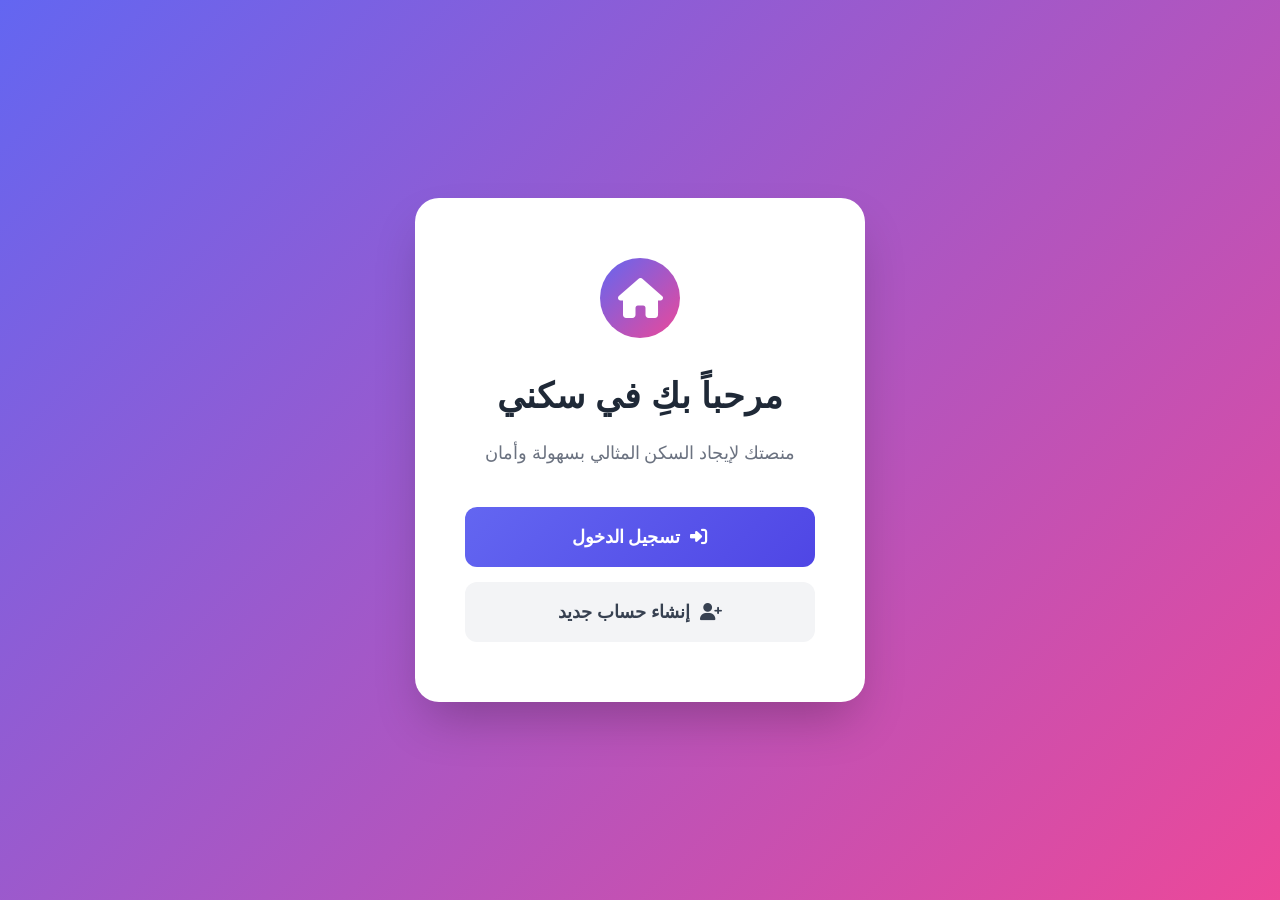
<file: index.html>
<!DOCTYPE html>
<html lang="ar" dir="rtl">
<head>
    <meta charset="UTF-8">
    <meta name="viewport" content="width=device-width, initial-scale=1.0">
    <title>سكني - منصة سكن الطالبات</title>
    <link rel="stylesheet" href="css/style.css">
    <link rel="stylesheet" href="https://cdnjs.cloudflare.com/ajax/libs/font-awesome/6.4.0/css/all.min.css">
    <style>
        .welcome-page {
            min-height: 100vh;
            display: flex;
            align-items: center;
            justify-content: center;
            background: linear-gradient(135deg, #6366f1 0%, #ec4899 100%);
            padding: 20px;
        }
        .welcome-card {
            background: white;
            border-radius: 24px;
            padding: 60px 50px;
            text-align: center;
            max-width: 450px;
            width: 100%;
            box-shadow: 0 25px 50px -12px rgba(0, 0, 0, 0.25);
        }
        .welcome-logo {
            width: 80px;
            height: 80px;
            background: linear-gradient(135deg, #6366f1, #ec4899);
            border-radius: 50%;
            display: flex;
            align-items: center;
            justify-content: center;
            margin: 0 auto 30px;
        }
        .welcome-logo i {
            font-size: 2.5rem;
            color: white;
        }
        .welcome-card h1 {
            font-size: 2.2rem;
            color: #1f2937;
            margin-bottom: 15px;
        }
        .welcome-card p {
            color: #6b7280;
            font-size: 1.1rem;
            margin-bottom: 40px;
        }
        .welcome-buttons {
            display: flex;
            flex-direction: column;
            gap: 15px;
        }
        .btn-welcome {
            padding: 16px 32px;
            border-radius: 12px;
            font-size: 1.1rem;
            font-weight: 600;
            display: flex;
            align-items: center;
            justify-content: center;
            gap: 10px;
            text-decoration: none;
            transition: all 0.3s ease;
        }
        .btn-welcome.primary {
            background: linear-gradient(135deg, #6366f1, #4f46e5);
            color: white;
        }
        .btn-welcome.primary:hover {
            transform: translateY(-3px);
            box-shadow: 0 10px 20px rgba(99, 102, 241, 0.3);
        }
        .btn-welcome.secondary {
            background: #f3f4f6;
            color: #374151;
        }
        .btn-welcome.secondary:hover {
            background: #e5e7eb;
        }
        @media (max-width: 480px) {
            .welcome-card {
                padding: 40px 30px;
            }
            .welcome-card h1 {
                font-size: 1.8rem;
            }
        }
    </style>
</head>
<body>
    <div class="welcome-page">
        <div class="welcome-card">
            <div class="welcome-logo">
                <i class="fas fa-home"></i>
            </div>
            <h1>مرحباً بكِ في سكني</h1>
            <p>منصتك لإيجاد السكن المثالي بسهولة وأمان</p>
            <div class="welcome-buttons">
                <a href="login.html" class="btn-welcome primary">
                    <i class="fas fa-sign-in-alt"></i>
                    تسجيل الدخول
                </a>
                <a href="register.html" class="btn-welcome secondary">
                    <i class="fas fa-user-plus"></i>
                    إنشاء حساب جديد
                </a>
            </div>
        </div>
    </div>
</body>
</html>
</file>
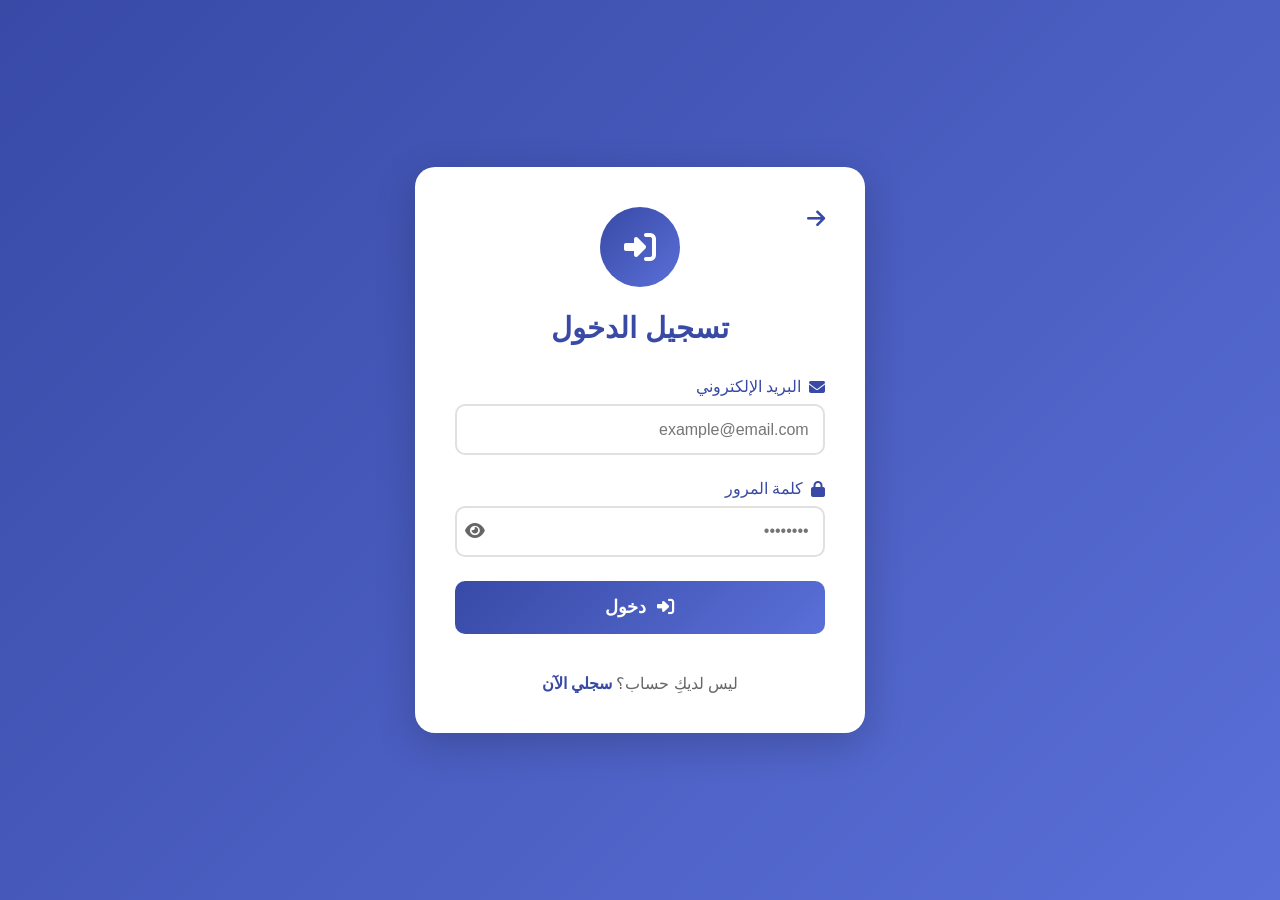
<file: login.html>
<!DOCTYPE html>
<html lang="ar" dir="rtl">
<head>
    <meta charset="UTF-8">
    <meta name="viewport" content="width=device-width, initial-scale=1.0">
    <title>تسجيل الدخول - سكني</title>
    <link rel="stylesheet" href="https://cdnjs.cloudflare.com/ajax/libs/font-awesome/6.4.0/css/all.min.css">
    <style>
        * { margin: 0; padding: 0; box-sizing: border-box; }
        body { background: linear-gradient(135deg, #384AA6 0%, #5a6fd8 100%); font-family: 'Tajawal', Arial, sans-serif; min-height: 100vh; display: flex; align-items: center; justify-content: center; }
        .auth-page { width: 100%; padding: 2rem 1rem; }
        .auth-container { max-width: 450px; margin: 0 auto; }
        .auth-card { background: #fff; border-radius: 20px; padding: 2.5rem; box-shadow: 0 10px 40px rgba(0, 0, 0, 0.2); }
        .auth-header { text-align: center; margin-bottom: 2rem; position: relative; }
        .back-link { position: absolute; right: 0; top: 0; color: #384AA6; font-size: 1.3rem; text-decoration: none; }
        .auth-icon { width: 80px; height: 80px; background: linear-gradient(135deg, #384AA6, #5a6fd8); border-radius: 50%; display: flex; align-items: center; justify-content: center; margin: 0 auto 1.5rem; }
        .auth-icon i { color: #fff; font-size: 2rem; }
        .auth-header h1 { color: #384AA6; font-size: 1.8rem; margin-bottom: 0.5rem; }
        .auth-form { display: flex; flex-direction: column; gap: 1.5rem; }
        .form-group { display: flex; flex-direction: column; }
        .form-group label { color: #384AA6; font-weight: 500; margin-bottom: 0.5rem; display: flex; align-items: center; gap: 0.5rem; }
        .form-group input { padding: 0.9rem; border: 2px solid #e0e0e0; border-radius: 10px; font-size: 1rem; transition: all 0.3s; }
        .form-group input:focus { outline: none; border-color: #384AA6; }
        .password-input { position: relative; }
        .password-input input { width: 100%; padding-left: 3rem; }
        .toggle-password { position: absolute; left: 10px; top: 50%; transform: translateY(-50%); background: none; border: none; color: #666; cursor: pointer; font-size: 1.1rem; }
        .error-message { color: #dc3545; font-size: 0.85rem; margin-top: 0.3rem; display: none; }
        .btn-submit { background: linear-gradient(135deg, #384AA6, #5a6fd8); color: #fff; border: none; padding: 1rem; border-radius: 10px; font-size: 1.1rem; font-weight: 600; cursor: pointer; display: flex; align-items: center; justify-content: center; gap: 0.7rem; transition: all 0.3s; }
        .btn-submit:hover { transform: translateY(-2px); box-shadow: 0 5px 15px rgba(56, 74, 166, 0.4); }
        .form-footer { text-align: center; margin-top: 1rem; }
        .form-footer p { color: #666; }
        .form-footer a { color: #384AA6; text-decoration: none; font-weight: 600; }
        .form-footer a:hover { text-decoration: underline; }
        @media (max-width: 500px) {
            .auth-card { padding: 2rem 1.5rem; }
            .auth-header h1 { font-size: 1.5rem; }
        }
    </style>
</head>
<body>
    <main class="auth-page">
        <div class="auth-container">
            <div class="auth-card">
                <div class="auth-header">
                    <a href="index.html" class="back-link">
                        <i class="fas fa-arrow-right"></i>
                    </a>
                    <div class="auth-icon">
                        <i class="fas fa-sign-in-alt"></i>
                    </div>
                    <h1>تسجيل الدخول</h1>
                </div>
                <form id="loginForm" class="auth-form">
                    <div class="form-group">
                        <label for="email"><i class="fas fa-envelope"></i> البريد الإلكتروني</label>
                        <input type="email" id="email" name="email" required placeholder="example@email.com">
                        <span class="error-message" id="emailError"></span>
                    </div>
                    <div class="form-group">
                        <label for="password"><i class="fas fa-lock"></i> كلمة المرور</label>
                        <div class="password-input">
                            <input type="password" id="password" name="password" required placeholder="••••••••">
                            <button type="button" class="toggle-password" id="togglePassword">
                                <i class="fas fa-eye"></i>
                            </button>
                        </div>
                        <span class="error-message" id="passwordError"></span>
                    </div>
                    <button type="submit" class="btn-submit">
                        <i class="fas fa-sign-in-alt"></i>
                        <span>دخول</span>
                    </button>
                    <div class="form-footer">
                        <p>ليس لديكِ حساب؟ <a href="register.html">سجلي الآن</a></p>
                    </div>
                </form>
            </div>
        </div>
    </main>
    <script>
        document.getElementById('togglePassword').addEventListener('click', function() {
            const passwordInput = document.getElementById('password');
            const icon = this.querySelector('i');
            
            if (passwordInput.type === 'password') {
                passwordInput.type = 'text';
                icon.classList.remove('fa-eye');
                icon.classList.add('fa-eye-slash');
            } else {
                passwordInput.type = 'password';
                icon.classList.remove('fa-eye-slash');
                icon.classList.add('fa-eye');
            }
        });

        document.getElementById('loginForm').addEventListener('submit', function(e) {
            e.preventDefault();
            window.location.href = 'dashboard.html';
        });
    </script>
</body>
</html>
</file>
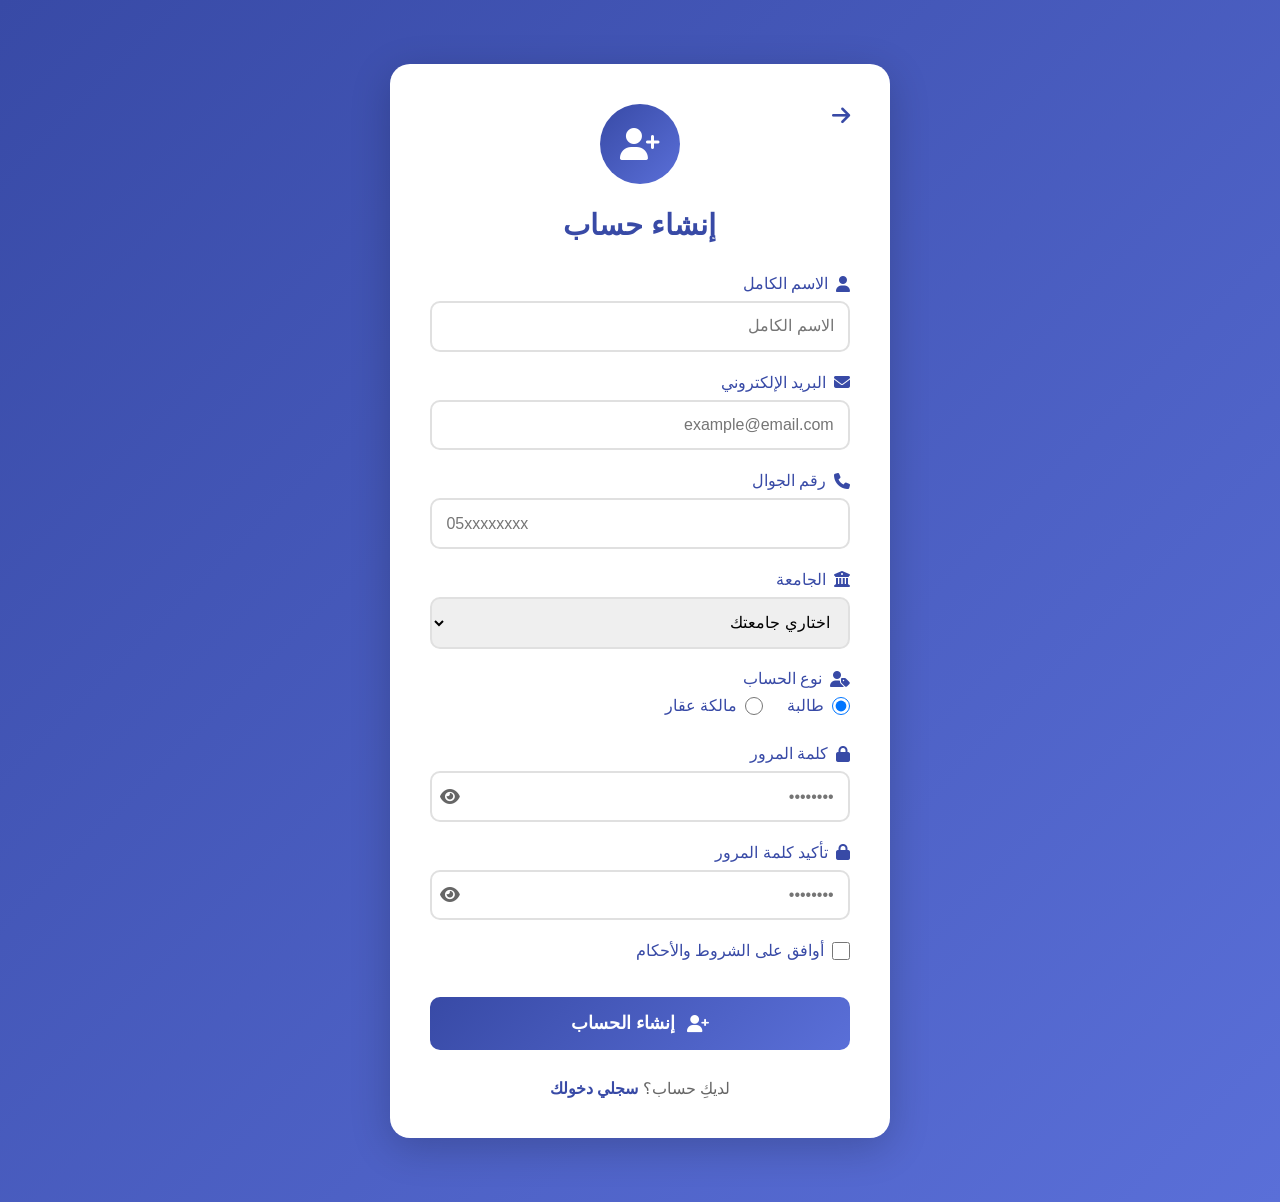
<file: register.html>
<!DOCTYPE html>
<html lang="ar" dir="rtl">
<head>
    <meta charset="UTF-8">
    <meta name="viewport" content="width=device-width, initial-scale=1.0">
    <title>إنشاء حساب - سكني</title>
    <link rel="stylesheet" href="https://cdnjs.cloudflare.com/ajax/libs/font-awesome/6.4.0/css/all.min.css">
    <style>
        * { margin: 0; padding: 0; box-sizing: border-box; }
        body { background: linear-gradient(135deg, #384AA6 0%, #5a6fd8 100%); font-family: 'Tajawal', Arial, sans-serif; min-height: 100vh; display: flex; align-items: center; justify-content: center; padding: 2rem 0; }
        .auth-page { width: 100%; padding: 2rem 1rem; }
        .auth-container { max-width: 500px; margin: 0 auto; }
        .auth-card { background: #fff; border-radius: 20px; padding: 2.5rem; box-shadow: 0 10px 40px rgba(0, 0, 0, 0.2); }
        .auth-header { text-align: center; margin-bottom: 2rem; position: relative; }
        .back-link { position: absolute; right: 0; top: 0; color: #384AA6; font-size: 1.3rem; text-decoration: none; }
        .auth-icon { width: 80px; height: 80px; background: linear-gradient(135deg, #384AA6, #5a6fd8); border-radius: 50%; display: flex; align-items: center; justify-content: center; margin: 0 auto 1.5rem; }
        .auth-icon i { color: #fff; font-size: 2rem; }
        .auth-header h1 { color: #384AA6; font-size: 1.8rem; margin-bottom: 0.5rem; }
        .auth-form { display: flex; flex-direction: column; gap: 1.3rem; }
        .form-group { display: flex; flex-direction: column; }
        .form-group label { color: #384AA6; font-weight: 500; margin-bottom: 0.5rem; display: flex; align-items: center; gap: 0.5rem; }
        .form-group input, .form-group select { padding: 0.9rem; border: 2px solid #e0e0e0; border-radius: 10px; font-size: 1rem; transition: all 0.3s; }
        .form-group input:focus, .form-group select:focus { outline: none; border-color: #384AA6; }
        .password-input { position: relative; }
        .password-input input { width: 100%; padding-left: 3rem; }
        .toggle-password { position: absolute; left: 10px; top: 50%; transform: translateY(-50%); background: none; border: none; color: #666; cursor: pointer; font-size: 1.1rem; }
        .radio-group { display: flex; gap: 1.5rem; }
        .radio-label { display: flex; align-items: center; gap: 0.5rem; cursor: pointer; }
        .radio-label input[type="radio"] { width: 18px; height: 18px; cursor: pointer; }
        .checkbox-label { display: flex; align-items: center; gap: 0.7rem; cursor: pointer; }
        .checkbox-label input[type="checkbox"] { width: 18px; height: 18px; cursor: pointer; }
        .error-message { color: #dc3545; font-size: 0.85rem; margin-top: 0.3rem; display: none; }
        .btn-submit { background: linear-gradient(135deg, #384AA6, #5a6fd8); color: #fff; border: none; padding: 1rem; border-radius: 10px; font-size: 1.1rem; font-weight: 600; cursor: pointer; display: flex; align-items: center; justify-content: center; gap: 0.7rem; transition: all 0.3s; margin-top: 0.5rem; }
        .btn-submit:hover { transform: translateY(-2px); box-shadow: 0 5px 15px rgba(56, 74, 166, 0.4); }
        .form-footer { text-align: center; margin-top: 0.5rem; }
        .form-footer p { color: #666; }
        .form-footer a { color: #384AA6; text-decoration: none; font-weight: 600; }
        .form-footer a:hover { text-decoration: underline; }
        .success-message { background: #d4edda; color: #155724; padding: 1rem; border-radius: 10px; text-align: center; margin-bottom: 1rem; display: none; border: 2px solid #c3e6cb; }
        .success-message i { margin-left: 0.5rem; font-size: 1.2rem; }
        @media (max-width: 500px) {
            .auth-card { padding: 2rem 1.5rem; }
            .auth-header h1 { font-size: 1.5rem; }
            .radio-group { flex-direction: column; gap: 0.8rem; }
        }
    </style>
</head>
<body>
    <main class="auth-page">
        <div class="auth-container">
            <div class="auth-card">
                <div class="auth-header">
                    <a href="index.html" class="back-link">
                        <i class="fas fa-arrow-right"></i>
                    </a>
                    <div class="auth-icon">
                        <i class="fas fa-user-plus"></i>
                    </div>
                    <h1>إنشاء حساب</h1>
                </div>
                <div class="success-message" id="successMessage">
                    <i class="fas fa-check-circle"></i>
                    تم إنشاء الحساب بنجاح! جاري تحويلك...
                </div>
                <form id="registerForm" class="auth-form">
                    <div class="form-group">
                        <label for="fullName"><i class="fas fa-user"></i> الاسم الكامل</label>
                        <input type="text" id="fullName" name="fullName" required placeholder="الاسم الكامل">
                        <span class="error-message" id="fullNameError"></span>
                    </div>
                    <div class="form-group">
                        <label for="email"><i class="fas fa-envelope"></i> البريد الإلكتروني</label>
                        <input type="email" id="email" name="email" required placeholder="example@email.com">
                        <span class="error-message" id="emailError"></span>
                    </div>
                    <div class="form-group">
                        <label for="phone"><i class="fas fa-phone"></i> رقم الجوال</label>
                        <input type="tel" id="phone" name="phone" placeholder="05xxxxxxxx">
                        <span class="error-message" id="phoneError"></span>
                    </div>
                    <div class="form-group">
                        <label for="university"><i class="fas fa-university"></i> الجامعة</label>
                        <select id="university" name="university">
                            <option value="">اختاري جامعتك</option>
                            <option value="جامعة أم القرى">جامعة أم القرى</option>
                            <option value="جامعة الملك عبدالعزيز">جامعة الملك عبدالعزيز</option>
                            <option value="جامعة الملك سعود">جامعة الملك سعود</option>
                            <option value="جامعة الأميرة نورة">جامعة الأميرة نورة</option>
                            <option value="أخرى">أخرى</option>
                        </select>
                    </div>
                    <div class="form-group">
                        <label><i class="fas fa-user-tag"></i> نوع الحساب</label>
                        <div class="radio-group">
                            <label class="radio-label">
                                <input type="radio" name="userType" value="student" checked>
                                <span>طالبة</span>
                            </label>
                            <label class="radio-label">
                                <input type="radio" name="userType" value="owner">
                                <span>مالكة عقار</span>
                            </label>
                        </div>
                    </div>
                    <div class="form-group">
                        <label for="password"><i class="fas fa-lock"></i> كلمة المرور</label>
                        <div class="password-input">
                            <input type="password" id="password" name="password" required placeholder="••••••••">
                            <button type="button" class="toggle-password" onclick="togglePassword('password', this)">
                                <i class="fas fa-eye"></i>
                            </button>
                        </div>
                        <span class="error-message" id="passwordError"></span>
                    </div>
                    <div class="form-group">
                        <label for="confirmPassword"><i class="fas fa-lock"></i> تأكيد كلمة المرور</label>
                        <div class="password-input">
                            <input type="password" id="confirmPassword" name="confirmPassword" required placeholder="••••••••">
                            <button type="button" class="toggle-password" onclick="togglePassword('confirmPassword', this)">
                                <i class="fas fa-eye"></i>
                            </button>
                        </div>
                        <span class="error-message" id="confirmPasswordError"></span>
                    </div>
                    <div class="form-group">
                        <label class="checkbox-label">
                            <input type="checkbox" id="agreeTerms" required>
                            <span>أوافق على الشروط والأحكام</span>
                        </label>
                        <span class="error-message" id="termsError"></span>
                    </div>
                    <button type="submit" class="btn-submit">
                        <i class="fas fa-user-plus"></i>
                        <span>إنشاء الحساب</span>
                    </button>
                    <div class="form-footer">
                        <p>لديكِ حساب؟ <a href="login.html">سجلي دخولك</a></p>
                    </div>
                </form>
            </div>
        </div>
    </main>
    <script>
        function togglePassword(inputId, button) {
            const passwordInput = document.getElementById(inputId);
            const icon = button.querySelector('i');
            
            if (passwordInput.type === 'password') {
                passwordInput.type = 'text';
                icon.classList.remove('fa-eye');
                icon.classList.add('fa-eye-slash');
            } else {
                passwordInput.type = 'password';
                icon.classList.remove('fa-eye-slash');
                icon.classList.add('fa-eye');
            }
        }

        document.getElementById('registerForm').addEventListener('submit', function(e) {
            e.preventDefault();
            
            const fullName = document.getElementById('fullName').value;
            const email = document.getElementById('email').value;
            
            localStorage.setItem('userName', fullName);
            localStorage.setItem('userEmail', email);
            
            const successMessage = document.getElementById('successMessage');
            successMessage.style.display = 'block';
            
            this.style.display = 'none';
            
            setTimeout(() => {
                window.location.href = 'dashboard.html';
            }, 2000);
        });
    </script>
</body>
</html>
</file>
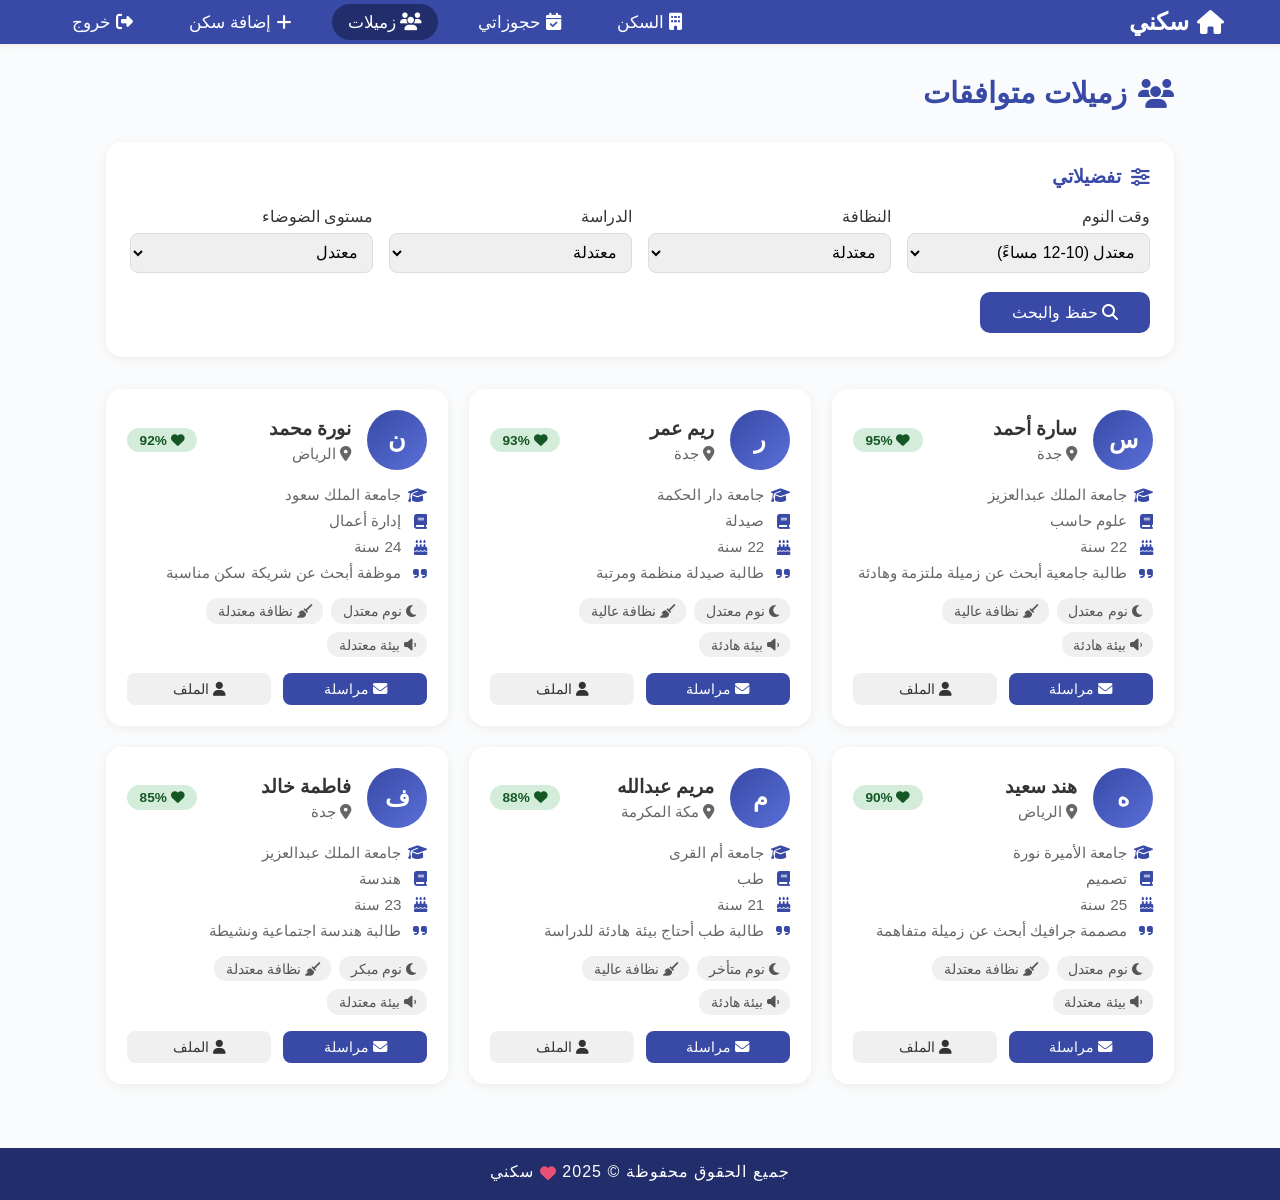
<file: roommate-finder.html>
<!DOCTYPE html>
<html lang="ar" dir="rtl">
<head>
    <meta charset="UTF-8">
    <meta name="viewport" content="width=device-width, initial-scale=1.0">
    <title>البحث عن زميلة - سكني</title>
    <link rel="stylesheet" href="https://cdnjs.cloudflare.com/ajax/libs/font-awesome/6.4.0/css/all.min.css">
    <style>
        * { margin: 0; padding: 0; box-sizing: border-box; }
        body { background: #fafbfc; font-family: 'Tajawal', Arial, sans-serif; min-height: 100vh; display: flex; flex-direction: column; }
        .navbar { background: #384AA6; padding: 0.5rem 0; box-shadow: 0 2px 6px #ececec; }
        .nav-container { max-width: 1200px; margin: 0 auto; display: flex; justify-content: space-between; align-items: center; padding: 0 1rem; }
        .logo { color: #fff; font-size: 1.5rem; font-weight: bold; display: flex; align-items: center; gap: 8px; text-decoration: none; }
        .nav-menu { list-style: none; display: flex; gap: 1.5rem; margin: 0; padding: 0; }
        .nav-menu li a { color: #fff; font-size: 1.09rem; text-decoration: none; padding: 0.5rem 1rem; border-radius: 24px; transition: background 0.2s; }
        .nav-menu li a.active, .nav-menu li a:hover { background: #212E6B; }
        .nav-toggle { display: none; background: none; border: none; color: #fff; font-size: 1.5rem; cursor: pointer; }
        .main-content { flex: 1; padding: 2rem 0; }
        .container { max-width: 1100px; margin: 0 auto; padding: 0 1rem; }
        .page-title { margin-bottom: 2rem; }
        .page-title h1 { color: #384AA6; font-size: 1.8rem; display: flex; align-items: center; gap: 0.7rem; }
        .preferences-card { background: #fff; border-radius: 16px; padding: 1.5rem; box-shadow: 0 2px 10px #ececec; margin-bottom: 2rem; }
        .preferences-card h3 { color: #384AA6; margin-bottom: 1.2rem; display: flex; align-items: center; gap: 0.6rem; }
        .prefs-grid { display: grid; grid-template-columns: repeat(auto-fit, minmax(200px, 1fr)); gap: 1rem; margin-bottom: 1.2rem; }
        .form-group label { display: block; margin-bottom: 0.4rem; color: #333; font-weight: 500; }
        .form-group select, .form-group input, .form-group textarea { width: 100%; padding: 0.6rem; border: 1px solid #ddd; border-radius: 8px; font-size: 1rem; font-family: inherit; }
        .btn-save { background: #384AA6; color: #fff; border: none; padding: 0.7rem 2rem; border-radius: 10px; cursor: pointer; font-size: 1rem; transition: all 0.2s; }
        .btn-save:hover { background: #212E6B; }
        .roommates-grid { display: grid; grid-template-columns: repeat(auto-fill, minmax(280px, 1fr)); gap: 1.3rem; }
        .roommate-card { background: #fff; border-radius: 16px; padding: 1.3rem; box-shadow: 0 2px 10px #ececec; transition: transform 0.2s; }
        .roommate-card:hover { transform: translateY(-5px); box-shadow: 0 4px 15px #ddd; }
        .roommate-header { display: flex; align-items: center; gap: 1rem; margin-bottom: 1rem; }
        .roommate-avatar { width: 60px; height: 60px; border-radius: 50%; background: linear-gradient(135deg, #384AA6, #5a6fd8); display: flex; align-items: center; justify-content: center; color: #fff; font-size: 1.5rem; font-weight: bold; }
        .roommate-info { flex: 1; }
        .roommate-name { font-size: 1.2rem; font-weight: bold; color: #333; margin-bottom: 0.3rem; }
        .roommate-city { color: #666; font-size: 0.95rem; }
        .match-score { background: #d4edda; color: #155724; padding: 0.3rem 0.8rem; border-radius: 20px; font-size: 0.85rem; font-weight: 600; }
        .roommate-details { margin-bottom: 1rem; }
        .detail-item { display: flex; align-items: center; gap: 0.5rem; color: #666; margin-bottom: 0.5rem; font-size: 0.95rem; }
        .detail-item i { color: #384AA6; width: 18px; }
        .roommate-prefs { display: flex; flex-wrap: wrap; gap: 0.5rem; margin-bottom: 1rem; }
        .pref-tag { background: #f0f0f0; padding: 0.3rem 0.7rem; border-radius: 12px; font-size: 0.85rem; color: #555; }
        .roommate-actions { display: flex; gap: 0.7rem; }
        .btn { padding: 0.5rem 1rem; border: none; border-radius: 8px; cursor: pointer; font-size: 0.9rem; transition: all 0.2s; flex: 1; }
        .btn-primary { background: #384AA6; color: #fff; }
        .btn-primary:hover { background: #212E6B; }
        .btn-secondary { background: #f0f0f0; color: #333; }
        .btn-secondary:hover { background: #e0e0e0; }
        .loading { text-align: center; padding: 3rem; color: #666; font-size: 1.5rem; }
        .no-results { text-align: center; padding: 3rem; color: #999; }
        .no-results i { font-size: 4rem; margin-bottom: 1rem; color: #ccc; }
        .no-results p { font-size: 1.3rem; }
        .modal { display: none; position: fixed; top: 0; left: 0; right: 0; bottom: 0; background: rgba(44, 58, 95, 0.18); z-index: 1200; justify-content: center; align-items: center; }
        .modal.active { display: flex; }
        .modal-content { background: #fff; min-width: 400px; max-width: 500px; border-radius: 18px; padding: 1.5rem; box-shadow: 0 4px 16px #bbb7; }
        .modal-header { display: flex; align-items: center; justify-content: space-between; margin-bottom: 1.5rem; }
        .modal-header h3 { margin: 0; color: #384AA6; font-size: 1.3rem; }
        .modal-close { background: none; border: none; font-size: 1.5rem; color: #384AA6; cursor: pointer; }
        .message-to { margin-bottom: 1rem; color: #666; font-size: 1rem; }
        .message-to span { font-weight: bold; color: #384AA6; }
        .btn-submit { width: 100%; background: #384AA6; color: #fff; padding: 0.8rem; border: none; border-radius: 10px; font-size: 1.1rem; cursor: pointer; }
        .btn-submit:hover { background: #212E6B; }
        .footer { background: #212E6B; color: #fff; text-align: center; padding: 0.9rem 0 1.2rem 0; font-size: 1rem; letter-spacing: 1px; margin-top: 2rem; }
        .footer i { color: #ea5073; position: relative; top: 1.5px; }
        @media (max-width: 768px) {
            .nav-menu { flex-direction: column; position: absolute; top: 58px; right: 0; background: #384AA6; width: 190px; z-index: 100; display: none; }
            .nav-menu.active { display: flex; }
            .nav-toggle { display: block; }
            .prefs-grid { grid-template-columns: 1fr; }
            .modal-content { min-width: 90%; }
        }
    </style>
</head>
<body>
    <nav class="navbar">
        <div class="nav-container">
            <a href="dashboard.html" class="logo">
                <i class="fas fa-home"></i>
                <span>سكني</span>
            </a>
            <button class="nav-toggle" id="navToggle">
                <i class="fas fa-bars"></i>
            </button>
            <ul class="nav-menu" id="navMenu">
                <li><a href="dashboard.html"><i class="fas fa-building"></i> السكن</a></li>
                <li><a href="my-bookings.html"><i class="fas fa-calendar-check"></i> حجوزاتي</a></li>
                <li><a href="roommate-finder.html" class="active"><i class="fas fa-users"></i> زميلات</a></li>
                <li><a href="add-housing.html"><i class="fas fa-plus"></i> إضافة سكن</a></li>
                <li><a href="#" id="logoutBtn"><i class="fas fa-sign-out-alt"></i> خروج</a></li>
            </ul>
        </div>
    </nav>

    <main class="main-content">
        <div class="container">
            <div class="page-title">
                <h1><i class="fas fa-users"></i> زميلات متوافقات</h1>
            </div>

            <div class="preferences-card" id="preferencesCard">
                <h3><i class="fas fa-sliders-h"></i> تفضيلاتي</h3>
                <form id="preferencesForm">
                    <div class="prefs-grid">
                        <div class="form-group">
                            <label>وقت النوم</label>
                            <select id="sleepTime">
                                <option value="early">مبكر (قبل 10 مساءً)</option>
                                <option value="moderate" selected>معتدل (10-12 مساءً)</option>
                                <option value="late">متأخر (بعد 12 مساءً)</option>
                            </select>
                        </div>
                        <div class="form-group">
                            <label>النظافة</label>
                            <select id="cleanliness">
                                <option value="very_clean">عالية جداً</option>
                                <option value="moderate" selected>معتدلة</option>
                                <option value="relaxed">مرنة</option>
                            </select>
                        </div>
                        <div class="form-group">
                            <label>الدراسة</label>
                            <select id="studyHabit">
                                <option value="quiet">هادئة</option>
                                <option value="moderate" selected>معتدلة</option>
                                <option value="social">اجتماعية</option>
                            </select>
                        </div>
                        <div class="form-group">
                            <label>مستوى الضوضاء</label>
                            <select id="noiseLevel">
                                <option value="quiet">هادئ</option>
                                <option value="moderate" selected>معتدل</option>
                                <option value="loud">صاخب</option>
                            </select>
                        </div>
                    </div>
                    <button type="submit" class="btn-save"><i class="fas fa-search"></i> حفظ والبحث</button>
                </form>
            </div>

            <div class="roommates-grid" id="roommatesGrid"></div>
            
            <div class="loading" id="roommatesLoading" style="display: none;">
                <i class="fas fa-spinner fa-spin"></i>
            </div>
            
            <div class="no-results" id="noRoommates" style="display: none;">
                <i class="fas fa-users-slash"></i>
                <p>لا توجد زميلات متوافقات حالياً</p>
            </div>
        </div>
    </main>

    <div class="modal" id="messageModal">
        <div class="modal-content">
            <div class="modal-header">
                <h3><i class="fas fa-envelope"></i> إرسال رسالة</h3>
                <button class="modal-close" id="closeMessageModal">&times;</button>
            </div>
            <div class="modal-body">
                <form id="messageForm">
                    <p class="message-to">إلى: <span id="messageTo"></span></p>
                    <div class="form-group">
                        <textarea id="messageText" rows="5" required placeholder="اكتبي رسالتك هنا..."></textarea>
                    </div>
                    <input type="hidden" id="messageReceiverId">
                    <button type="submit" class="btn-submit"><i class="fas fa-paper-plane"></i> إرسال</button>
                </form>
            </div>
        </div>
    </div>

    <footer class="footer">
        <span>جميع الحقوق محفوظة &copy; 2025 <i class="fas fa-heart"></i> سكني</span>
    </footer>

    <script>
        document.getElementById('navToggle').addEventListener('click', function() {
            document.getElementById('navMenu').classList.toggle('active');
        });

        const roommatesData = [
            {
                id: 1,
                name: "سارة أحمد",
                city: "جدة",
                age: 22,
                university: "جامعة الملك عبدالعزيز",
                major: "علوم حاسب",
                sleepTime: "moderate",
                cleanliness: "very_clean",
                studyHabit: "quiet",
                noiseLevel: "quiet",
                matchScore: 95,
                bio: "طالبة جامعية أبحث عن زميلة ملتزمة وهادئة"
            },
            {
                id: 2,
                name: "نورة محمد",
                city: "الرياض",
                age: 24,
                university: "جامعة الملك سعود",
                major: "إدارة أعمال",
                sleepTime: "moderate",
                cleanliness: "moderate",
                studyHabit: "moderate",
                noiseLevel: "moderate",
                matchScore: 92,
                bio: "موظفة أبحث عن شريكة سكن مناسبة"
            },
            {
                id: 3,
                name: "مريم عبدالله",
                city: "مكة المكرمة",
                age: 21,
                university: "جامعة أم القرى",
                major: "طب",
                sleepTime: "late",
                cleanliness: "very_clean",
                studyHabit: "quiet",
                noiseLevel: "quiet",
                matchScore: 88,
                bio: "طالبة طب أحتاج بيئة هادئة للدراسة"
            },
            {
                id: 4,
                name: "فاطمة خالد",
                city: "جدة",
                age: 23,
                university: "جامعة الملك عبدالعزيز",
                major: "هندسة",
                sleepTime: "early",
                cleanliness: "moderate",
                studyHabit: "social",
                noiseLevel: "moderate",
                matchScore: 85,
                bio: "طالبة هندسة اجتماعية ونشيطة"
            },
            {
                id: 5,
                name: "هند سعيد",
                city: "الرياض",
                age: 25,
                university: "جامعة الأميرة نورة",
                major: "تصميم",
                sleepTime: "moderate",
                cleanliness: "moderate",
                studyHabit: "moderate",
                noiseLevel: "moderate",
                matchScore: 90,
                bio: "مصممة جرافيك أبحث عن زميلة متفاهمة"
            },
            {
                id: 6,
                name: "ريم عمر",
                city: "جدة",
                age: 22,
                university: "جامعة دار الحكمة",
                major: "صيدلة",
                sleepTime: "moderate",
                cleanliness: "very_clean",
                studyHabit: "quiet",
                noiseLevel: "quiet",
                matchScore: 93,
                bio: "طالبة صيدلة منظمة ومرتبة"
            }
        ];

        function getPreferenceText(type, value) {
            const texts = {
                sleepTime: { early: 'نوم مبكر', moderate: 'نوم معتدل', late: 'نوم متأخر' },
                cleanliness: { very_clean: 'نظافة عالية', moderate: 'نظافة معتدلة', relaxed: 'نظافة مرنة' },
                studyHabit: { quiet: 'دراسة هادئة', moderate: 'دراسة معتدلة', social: 'دراسة اجتماعية' },
                noiseLevel: { quiet: 'بيئة هادئة', moderate: 'بيئة معتدلة', loud: 'بيئة صاخبة' }
            };
            return texts[type][value] || value;
        }

        function getInitials(name) {
            return name.split(' ')[0].charAt(0);
        }

        function renderRoommates(roommates) {
            const grid = document.getElementById('roommatesGrid');
            const loading = document.getElementById('roommatesLoading');
            const noResults = document.getElementById('noRoommates');

            loading.style.display = 'none';

            if (roommates.length === 0) {
                grid.innerHTML = '';
                noResults.style.display = 'block';
                return;
            }

            noResults.style.display = 'none';
            grid.innerHTML = roommates.map(roommate => `
                <div class="roommate-card">
                    <div class="roommate-header">
                        <div class="roommate-avatar">${getInitials(roommate.name)}</div>
                        <div class="roommate-info">
                            <div class="roommate-name">${roommate.name}</div>
                            <div class="roommate-city"><i class="fas fa-map-marker-alt"></i> ${roommate.city}</div>
                        </div>
                        <div class="match-score">
                            <i class="fas fa-heart"></i> ${roommate.matchScore}%
                        </div>
                    </div>
                    <div class="roommate-details">
                        <div class="detail-item">
                            <i class="fas fa-graduation-cap"></i>
                            <span>${roommate.university}</span>
                        </div>
                        <div class="detail-item">
                            <i class="fas fa-book"></i>
                            <span>${roommate.major}</span>
                        </div>
                        <div class="detail-item">
                            <i class="fas fa-birthday-cake"></i>
                            <span>${roommate.age} سنة</span>
                        </div>
                        <div class="detail-item">
                            <i class="fas fa-quote-right"></i>
                            <span>${roommate.bio}</span>
                        </div>
                    </div>
                    <div class="roommate-prefs">
                        <span class="pref-tag"><i class="fas fa-moon"></i> ${getPreferenceText('sleepTime', roommate.sleepTime)}</span>
                        <span class="pref-tag"><i class="fas fa-broom"></i> ${getPreferenceText('cleanliness', roommate.cleanliness)}</span>
                        <span class="pref-tag"><i class="fas fa-volume-down"></i> ${getPreferenceText('noiseLevel', roommate.noiseLevel)}</span>
                    </div>
                    <div class="roommate-actions">
                        <button class="btn btn-primary" onclick="sendMessage(${roommate.id}, '${roommate.name}')">
                            <i class="fas fa-envelope"></i> مراسلة
                        </button>
                        <button class="btn btn-secondary" onclick="viewProfile(${roommate.id})">
                            <i class="fas fa-user"></i> الملف
                        </button>
                    </div>
                </div>
            `).join('');
        }

        function sendMessage(id, name) {
            document.getElementById('messageTo').textContent = name;
            document.getElementById('messageReceiverId').value = id;
            document.getElementById('messageModal').classList.add('active');
        }

        function viewProfile(id) {
            const roommate = roommatesData.find(r => r.id === id);
            if (roommate) {
                alert(`الملف الشخصي:

الاسم: ${roommate.name}
المدينة: ${roommate.city}
الجامعة: ${roommate.university}
التخصص: ${roommate.major}
العمر: ${roommate.age} سنة

${roommate.bio}`);
            }
        }

        document.getElementById('closeMessageModal').addEventListener('click', function() {
            document.getElementById('messageModal').classList.remove('active');
        });

        document.getElementById('messageForm').addEventListener('submit', function(e) {
            e.preventDefault();
            const message = document.getElementById('messageText').value;
            const receiverName = document.getElementById('messageTo').textContent;
            alert(`تم إرسال رسالتك إلى ${receiverName} بنجاح!`);
            document.getElementById('messageModal').classList.remove('active');
            document.getElementById('messageText').value = '';
        });

        document.getElementById('preferencesForm').addEventListener('submit', function(e) {
            e.preventDefault();
            document.getElementById('roommatesLoading').style.display = 'block';
            document.getElementById('roommatesGrid').innerHTML = '';
            
            setTimeout(() => {
                const sortedRoommates = [...roommatesData].sort((a, b) => b.matchScore - a.matchScore);
                renderRoommates(sortedRoommates);
            }, 800);
        });

        renderRoommates(roommatesData.sort((a, b) => b.matchScore - a.matchScore));
    </script>
</body>
</html>
</file>
<file: css/style.css>
/* إضافة هذه الأنماط إلى ملف style.css */

/* Back Link */
.back-link {
    position: absolute;
    right: 20px;
    top: 50%;
    transform: translateY(-50%);
    width: 40px;
    height: 40px;
    display: flex;
    align-items: center;
    justify-content: center;
    color: var(--gray-400);
    border-radius: 50%;
    transition: var(--transition);
}

.back-link:hover {
    background: var(--gray-100);
    color: var(--primary);
}

.auth-header {
    position: relative;
    text-align: center;
    margin-bottom: 30px;
}

.auth-header h1 {
    margin-top: 15px;
    font-size: 1.5rem;
}

/* Main Content */
.main-content {
    padding: 20px;
    min-height: calc(100vh - 70px);
    background: var(--gray-100);
}

/* Search Section */
.search-section {
    display: flex;
    gap: 15px;
    margin-bottom: 20px;
}

.search-box {
    flex: 1;
    display: flex;
    align-items: center;
    background: var(--white);
    border-radius: var(--radius);
    padding: 5px 5px 5px 20px;
    box-shadow: var(--shadow);
}

.search-box i {
    color: var(--gray-400);
    margin-left: 10px;
}

.search-box input {
    flex: 1;
    border: none;
    padding: 12px 0;
    font-size: 1rem;
}

.search-box input:focus {
    outline: none;
}

.search-box button {
    background: var(--primary);
    color: white;
    padding: 12px 25px;
    border-radius: var(--radius);
    font-weight: 600;
}

.search-box button:hover {
    background: var(--primary-dark);
}

.filter-toggle {
    background: var(--white);
    padding: 12px 20px;
    border-radius: var(--radius);
    display: flex;
    align-items: center;
    gap: 8px;
    box-shadow: var(--shadow);
    color: var(--gray-600);
    font-weight: 500;
}

.filter-toggle:hover {
    background: var(--gray-50);
}

/* Filters Panel */
.filters-panel {
    background: var(--white);
    border-radius: var(--radius);
    padding: 20px;
    margin-bottom: 20px;
    box-shadow: var(--shadow);
    display: none;
}

.filters-panel.active {
    display: block;
}

.filters-grid {
    display: grid;
    grid-template-columns: repeat(auto-fit, minmax(150px, 1fr));
    gap: 15px;
    margin-bottom: 15px;
}

.filter-features {
    display: flex;
    flex-wrap: wrap;
    gap: 15px;
    margin-bottom: 15px;
    padding: 15px 0;
    border-top: 1px solid var(--gray-200);
    border-bottom: 1px solid var(--gray-200);
}

.filter-features label {
    display: flex;
    align-items: center;
    gap: 6px;
    font-size: 0.9rem;
    cursor: pointer;
}

.filter-actions {
    display: flex;
    gap: 10px;
}

.btn-apply {
    background: var(--primary);
    color: white;
    padding: 10px 25px;
    border-radius: var(--radius);
    font-weight: 600;
}

.btn-reset {
    background: var(--gray-100);
    color: var(--gray-600);
    padding: 10px 25px;
    border-radius: var(--radius);
}

/* Results Header */
.results-header {
    margin-bottom: 15px;
    color: var(--gray-500);
    font-size: 0.95rem;
}

/* Page Title */
.page-title {
    margin-bottom: 25px;
}

.page-title h1 {
    font-size: 1.5rem;
    display: flex;
    align-items: center;
    gap: 10px;
}

.page-title h1 i {
    color: var(--primary);
}

/* Form Card */
.form-card {
    background: var(--white);
    border-radius: var(--radius-lg);
    padding: 30px;
    box-shadow: var(--shadow);
}

.form-row {
    display: grid;
    grid-template-columns: 1fr 1fr;
    gap: 20px;
}

@media (max-width: 600px) {
    .form-row {
        grid-template-columns: 1fr;
    }
}

.features-grid {
    display: grid;
    grid-template-columns: repeat(auto-fit, minmax(120px, 1fr));
    gap: 12px;
}

.features-grid label {
    display: flex;
    align-items: center;
    gap: 8px;
    padding: 10px;
    background: var(--gray-50);
    border-radius: var(--radius);
    cursor: pointer;
    transition: var(--transition);
}

.features-grid label:hover {
    background: var(--gray-100);
}

/* Preferences Card */
.preferences-card {
    background: var(--white);
    border-radius: var(--radius-lg);
    padding: 25px;
    margin-bottom: 25px;
    box-shadow: var(--shadow);
}

.preferences-card h3 {
    font-size: 1.1rem;
    margin-bottom: 20px;
    display: flex;
    align-items: center;
    gap: 10px;
}

.preferences-card h3 i {
    color: var(--primary);
}

.prefs-grid {
    display: grid;
    grid-template-columns: repeat(auto-fit, minmax(150px, 1fr));
    gap: 15px;
    margin-bottom: 20px;
}

.btn-save {
    background: var(--primary);
    color: white;
    padding: 12px 30px;
    border-radius: var(--radius);
    font-weight: 600;
    width: 100%;
}

.btn-save:hover {
    background: var(--primary-dark);
}

/* Roommates Grid */
.roommates-grid {
    display: grid;
    grid-template-columns: repeat(auto-fill, minmax(280px, 1fr));
    gap: 20px;
}

/* Message To */
.message-to {
    margin-bottom: 15px;
    padding: 10px 15px;
    background: var(--gray-100);
    border-radius: var(--radius);
    font-size: 0.95rem;
}

/* Back Button in Navbar */
.back-btn {
    display: flex;
    align-items: center;
    gap: 8px;
    padding: 8px 15px;
    border-radius: var(--radius);
    color: var(--gray-600);
    font-size: 0.95rem;
}

.back-btn:hover {
    background: var(--gray-100);
    color: var(--primary);
}

/* Demo Accounts Simplified */
.demo-accounts {
    margin-top: 20px;
    padding: 12px;
    background: var(--gray-50);
    border-radius: var(--radius);
    text-align: center;
    font-size: 0.85rem;
    color: var(--gray-500);
}

.demo-accounts strong {
    color: var(--gray-700);
}

/* Share Options */
.share-options {
    display: flex;
    justify-content: center;
    gap: 15px;
    margin-top: 20px;
}

.share-btn {
    width: 50px;
    height: 50px;
    border-radius: 50%;
    display: flex;
    align-items: center;
    justify-content: center;
    font-size: 1.3rem;
    color: white;
}

.share-btn.whatsapp { background: #25d366; }
.share-btn.telegram { background: #0088cc; }
.share-btn.email { background: var(--gray-600); }

/* Mobile Adjustments */
@media (max-width: 768px) {
    .search-section {
        flex-direction: column;
    }
    
    .filter-toggle {
        justify-content: center;
    }
    
    .filters-grid {
        grid-template-columns: 1fr 1fr;
    }
    
    .filter-features {
        justify-content: center;
    }
}

@media (max-width: 480px) {
    .filters-grid {
        grid-template-columns: 1fr;
    }
    
    .prefs-grid {
        grid-template-columns: 1fr 1fr;
    }
}

@import url('https://fonts.googleapis.com/css2?family=Cairo:wght@300;400;500;600;700;800&display=swap');

* {
    margin: 0;
    padding: 0;
    box-sizing: border-box;
}

:root {
    --primary: #6366f1;
    --primary-dark: #4f46e5;
    --primary-light: #818cf8;
    --secondary: #ec4899;
    --success: #10b981;
    --warning: #f59e0b;
    --danger: #ef4444;
    --dark: #1f2937;
    --gray-100: #f3f4f6;
    --gray-200: #e5e7eb;
    --gray-300: #d1d5db;
    --gray-400: #9ca3af;
    --gray-500: #6b7280;
    --gray-600: #4b5563;
    --white: #ffffff;
    --shadow: 0 4px 6px -1px rgba(0, 0, 0, 0.1), 0 2px 4px -1px rgba(0, 0, 0, 0.06);
    --shadow-lg: 0 10px 15px -3px rgba(0, 0, 0, 0.1), 0 4px 6px -2px rgba(0, 0, 0, 0.05);
    --shadow-xl: 0 20px 25px -5px rgba(0, 0, 0, 0.1), 0 10px 10px -5px rgba(0, 0, 0, 0.04);
    --radius: 12px;
    --radius-lg: 16px;
    --transition: all 0.3s ease;
}

body {
    font-family: 'Cairo', sans-serif;
    background: var(--gray-100);
    color: var(--dark);
    line-height: 1.6;
    min-height: 100vh;
}

.container {
    max-width: 1280px;
    margin: 0 auto;
    padding: 0 20px;
}

a {
    text-decoration: none;
    color: inherit;
    transition: var(--transition);
}

button {
    cursor: pointer;
    font-family: inherit;
    border: none;
    outline: none;
    transition: var(--transition);
}

input, select, textarea {
    font-family: inherit;
    font-size: 1rem;
    border: 2px solid var(--gray-200);
    border-radius: var(--radius);
    padding: 12px 16px;
    width: 100%;
    transition: var(--transition);
    background: var(--white);
}

input:focus, select:focus, textarea:focus {
    border-color: var(--primary);
    outline: none;
    box-shadow: 0 0 0 3px rgba(99, 102, 241, 0.1);
}

.navbar {
    background: var(--white);
    box-shadow: var(--shadow);
    position: sticky;
    top: 0;
    z-index: 1000;
}

.nav-container {
    display: flex;
    justify-content: space-between;
    align-items: center;
    padding: 15px 20px;
    max-width: 1280px;
    margin: 0 auto;
}

.logo {
    display: flex;
    align-items: center;
    gap: 10px;
    font-size: 1.5rem;
    font-weight: 700;
    color: var(--primary);
}

.logo i {
    font-size: 1.8rem;
}

.nav-menu {
    display: flex;
    align-items: center;
    gap: 10px;
    list-style: none;
}

.nav-menu a {
    padding: 10px 18px;
    border-radius: var(--radius);
    font-weight: 500;
    display: flex;
    align-items: center;
    gap: 8px;
}

.nav-menu a:hover, .nav-menu a.active {
    background: var(--gray-100);
    color: var(--primary);
}

.nav-menu .btn-outline {
    border: 2px solid var(--primary);
    color: var(--primary);
}

.nav-menu .btn-outline:hover {
    background: var(--primary);
    color: var(--white);
}

.nav-menu .btn-primary {
    background: var(--primary);
    color: var(--white);
}

.nav-menu .btn-primary:hover {
    background: var(--primary-dark);
}

.nav-toggle {
    display: none;
    background: none;
    font-size: 1.5rem;
    color: var(--dark);
}

.auth-links {
    display: flex;
    gap: 10px;
}

.user-menu {
    display: flex;
    gap: 10px;
}

.hero {
    background: linear-gradient(135deg, var(--primary) 0%, var(--secondary) 100%);
    padding: 80px 20px;
    text-align: center;
    color: var(--white);
}

.hero-content {
    max-width: 700px;
    margin: 0 auto;
}

.hero h1 {
    font-size: 2.8rem;
    font-weight: 800;
    margin-bottom: 20px;
    text-shadow: 2px 2px 4px rgba(0,0,0,0.2);
}

.hero p {
    font-size: 1.2rem;
    margin-bottom: 30px;
    opacity: 0.95;
}

.hero-search {
    display: flex;
    max-width: 500px;
    margin: 0 auto;
    background: var(--white);
    border-radius: 50px;
    overflow: hidden;
    box-shadow: var(--shadow-lg);
}

.hero-search input {
    flex: 1;
    border: none;
    padding: 18px 25px;
    font-size: 1.1rem;
    border-radius: 0;
}

.hero-search button {
    background: var(--primary);
    color: var(--white);
    padding: 18px 30px;
    font-size: 1.2rem;
}

.hero-search button:hover {
    background: var(--primary-dark);
}

.filters-section {
    background: var(--white);
    padding: 30px 20px;
    margin-top: -30px;
    margin-left: 20px;
    margin-right: 20px;
    border-radius: var(--radius-lg);
    box-shadow: var(--shadow-lg);
    position: relative;
    z-index: 10;
    max-width: 1240px;
    margin-left: auto;
    margin-right: auto;
}

.filters-header {
    display: flex;
    justify-content: space-between;
    align-items: center;
    margin-bottom: 20px;
}

.filters-header h2 {
    font-size: 1.3rem;
    color: var(--dark);
    display: flex;
    align-items: center;
    gap: 10px;
}

.btn-reset {
    background: var(--gray-100);
    color: var(--gray-600);
    padding: 8px 16px;
    border-radius: var(--radius);
    font-size: 0.9rem;
    display: flex;
    align-items: center;
    gap: 6px;
}

.btn-reset:hover {
    background: var(--gray-200);
}

.filters-grid {
    display: grid;
    grid-template-columns: repeat(auto-fit, minmax(200px, 1fr));
    gap: 20px;
    margin-bottom: 20px;
}

.filter-group label {
    display: block;
    font-weight: 600;
    margin-bottom: 8px;
    color: var(--gray-600);
    font-size: 0.9rem;
}

.filter-group label i {
    margin-left: 5px;
    color: var(--primary);
}

.filter-checkboxes .checkbox-group {
    display: flex;
    flex-wrap: wrap;
    gap: 12px;
}

.filter-checkboxes .checkbox-group label {
    display: flex;
    align-items: center;
    gap: 5px;
    font-weight: 400;
    margin: 0;
    cursor: pointer;
}

.btn-search {
    background: var(--primary);
    color: var(--white);
    padding: 14px 40px;
    border-radius: 50px;
    font-size: 1.1rem;
    font-weight: 600;
    display: flex;
    align-items: center;
    gap: 10px;
    margin: 0 auto;
}

.btn-search:hover {
    background: var(--primary-dark);
    transform: translateY(-2px);
    box-shadow: var(--shadow-lg);
}

.housings-section {
    padding: 50px 20px;
}

.section-header {
    display: flex;
    justify-content: space-between;
    align-items: center;
    margin-bottom: 30px;
}

.section-header h2 {
    font-size: 1.8rem;
    display: flex;
    align-items: center;
    gap: 12px;
}

.section-header h2 i {
    color: var(--primary);
}

.results-count {
    background: var(--primary-light);
    color: var(--white);
    padding: 8px 20px;
    border-radius: 50px;
    font-weight: 600;
}

.housings-grid {
    display: grid;
    grid-template-columns: repeat(auto-fill, minmax(320px, 1fr));
    gap: 25px;
}

.housing-card {
    background: var(--white);
    border-radius: var(--radius-lg);
    overflow: hidden;
    box-shadow: var(--shadow);
    transition: var(--transition);
}

.housing-card:hover {
    transform: translateY(-5px);
    box-shadow: var(--shadow-xl);
}

.housing-image {
    position: relative;
    height: 200px;
    background: linear-gradient(135deg, var(--primary-light), var(--secondary));
    display: flex;
    align-items: center;
    justify-content: center;
}

.housing-image i {
    font-size: 4rem;
    color: var(--white);
    opacity: 0.5;
}

.housing-image img {
    width: 100%;
    height: 100%;
    object-fit: cover;
}

.housing-badge {
    position: absolute;
    top: 15px;
    right: 15px;
    background: var(--success);
    color: var(--white);
    padding: 5px 15px;
    border-radius: 50px;
    font-size: 0.85rem;
    font-weight: 600;
}

.housing-favorite {
    position: absolute;
    top: 15px;
    left: 15px;
    background: var(--white);
    color: var(--gray-400);
    width: 40px;
    height: 40px;
    border-radius: 50%;
    display: flex;
    align-items: center;
    justify-content: center;
    cursor: pointer;
    transition: var(--transition);
}

.housing-favorite:hover, .housing-favorite.active {
    color: var(--danger);
}

.housing-content {
    padding: 20px;
}

.housing-title {
    font-size: 1.2rem;
    font-weight: 700;
    margin-bottom: 10px;
    color: var(--dark);
}

.housing-location {
    display: flex;
    align-items: center;
    gap: 8px;
    color: var(--gray-500);
    font-size: 0.95rem;
    margin-bottom: 15px;
}

.housing-location i {
    color: var(--primary);
}

.housing-features {
    display: flex;
    flex-wrap: wrap;
    gap: 10px;
    margin-bottom: 15px;
}

.feature-tag {
    background: var(--gray-100);
    padding: 5px 12px;
    border-radius: 50px;
    font-size: 0.85rem;
    display: flex;
    align-items: center;
    gap: 5px;
    color: var(--gray-600);
}

.feature-tag i {
    color: var(--primary);
}

.housing-details {
    display: flex;
    justify-content: space-between;
    padding-top: 15px;
    border-top: 1px solid var(--gray-200);
    margin-bottom: 15px;
}

.detail-item {
    text-align: center;
}

.detail-item span {
    display: block;
    font-size: 0.8rem;
    color: var(--gray-500);
}

.detail-item strong {
    font-size: 1rem;
    color: var(--dark);
}

.housing-price {
    display: flex;
    justify-content: space-between;
    align-items: center;
    margin-bottom: 15px;
}

.price {
    font-size: 1.5rem;
    font-weight: 800;
    color: var(--primary);
}

.price span {
    font-size: 0.9rem;
    font-weight: 400;
    color: var(--gray-500);
}

.housing-actions {
    display: flex;
    gap: 10px;
}

.housing-actions button, .housing-actions a {
    flex: 1;
    padding: 12px;
    border-radius: var(--radius);
    font-weight: 600;
    display: flex;
    align-items: center;
    justify-content: center;
    gap: 8px;
    font-size: 0.95rem;
}

.btn-book {
    background: var(--primary);
    color: var(--white);
}

.btn-book:hover {
    background: var(--primary-dark);
}

.btn-details {
    background: var(--gray-100);
    color: var(--gray-600);
}

.btn-details:hover {
    background: var(--gray-200);
}

.btn-share {
    background: var(--gray-100);
    color: var(--secondary);
    width: 45px;
    flex: none;
}

.btn-share:hover {
    background: var(--secondary);
    color: var(--white);
}

.loading {
    display: flex;
    flex-direction: column;
    align-items: center;
    justify-content: center;
    padding: 50px;
    color: var(--gray-500);
}

.loading i {
    font-size: 2.5rem;
    margin-bottom: 15px;
    color: var(--primary);
}

.no-results {
    text-align: center;
    padding: 60px 20px;
    color: var(--gray-500);
}

.no-results i {
    font-size: 4rem;
    margin-bottom: 20px;
    color: var(--gray-300);
}

.no-results p {
    font-size: 1.2rem;
}

.features-section {
    background: var(--white);
    padding: 60px 20px;
}

.features-section h2 {
    text-align: center;
    font-size: 2rem;
    margin-bottom: 40px;
    display: flex;
    align-items: center;
    justify-content: center;
    gap: 12px;
}

.features-section h2 i {
    color: var(--warning);
}

.features-grid {
    display: grid;
    grid-template-columns: repeat(auto-fit, minmax(250px, 1fr));
    gap: 30px;
}

.feature-card {
    text-align: center;
    padding: 30px;
    border-radius: var(--radius-lg);
    transition: var(--transition);
}

.feature-card:hover {
    background: var(--gray-100);
    transform: translateY(-5px);
}

.feature-icon {
    width: 80px;
    height: 80px;
    background: linear-gradient(135deg, var(--primary), var(--secondary));
    border-radius: 50%;
    display: flex;
    align-items: center;
    justify-content: center;
    margin: 0 auto 20px;
}

.feature-icon i {
    font-size: 2rem;
    color: var(--white);
}

.feature-card h3 {
    font-size: 1.3rem;
    margin-bottom: 10px;
}

.feature-card p {
    color: var(--gray-500);
}

.footer {
    background: var(--dark);
    color: var(--white);
    padding: 50px 20px 20px;
}

.footer-grid {
    display: grid;
    grid-template-columns: repeat(auto-fit, minmax(200px, 1fr));
    gap: 40px;
    margin-bottom: 40px;
}

.footer-section h3 {
    font-size: 1.2rem;
    margin-bottom: 20px;
    display: flex;
    align-items: center;
    gap: 10px;
}

.footer-section ul {
    list-style: none;
}

.footer-section ul li {
    margin-bottom: 12px;
}

.footer-section ul a {
    color: var(--gray-300);
    display: flex;
    align-items: center;
    gap: 8px;
}

.footer-section ul a:hover {
    color: var(--white);
}

.social-links {
    display: flex;
    gap: 15px;
}

.social-links a {
    width: 45px;
    height: 45px;
    background: var(--gray-600);
    border-radius: 50%;
    display: flex;
    align-items: center;
    justify-content: center;
    font-size: 1.2rem;
}

.social-links a:hover {
    background: var(--primary);
}

.footer-bottom {
    text-align: center;
    padding-top: 20px;
    border-top: 1px solid var(--gray-600);
    color: var(--gray-400);
}

.footer-simple {
    padding: 20px;
    text-align: center;
}

.auth-page {
    min-height: calc(100vh - 140px);
    display: flex;
    align-items: center;
    justify-content: center;
    padding: 40px 20px;
    background: linear-gradient(135deg, var(--gray-100), var(--white));
}

.auth-container {
    width: 100%;
    max-width: 480px;
}

.auth-card {
    background: var(--white);
    border-radius: var(--radius-lg);
    box-shadow: var(--shadow-xl);
    padding: 40px;
}

.register-card {
    max-width: 600px;
}

.auth-header {
    text-align: center;
    margin-bottom: 30px;
}

.auth-icon {
    width: 80px;
    height: 80px;
    background: linear-gradient(135deg, var(--primary), var(--secondary));
    border-radius: 50%;
    display: flex;
    align-items: center;
    justify-content: center;
    margin: 0 auto 20px;
}

.auth-icon i {
    font-size: 2rem;
    color: var(--white);
}

.auth-header h1 {
    font-size: 1.8rem;
    margin-bottom: 10px;
}

.auth-header p {
    color: var(--gray-500);
}

.auth-form .form-group {
    margin-bottom: 20px;
}

.auth-form label {
    display: block;
    font-weight: 600;
    margin-bottom: 8px;
    color: var(--gray-600);
}

.auth-form label i {
    margin-left: 8px;
    color: var(--primary);
}

.password-input {
    position: relative;
}

.password-input input {
    padding-left: 50px;
}

.toggle-password {
    position: absolute;
    left: 15px;
    top: 50%;
    transform: translateY(-50%);
    background: none;
    color: var(--gray-400);
}

.error-message {
    color: var(--danger);
    font-size: 0.85rem;
    margin-top: 5px;
    display: block;
}

.form-options {
    display: flex;
    justify-content: space-between;
    align-items: center;
    margin-bottom: 20px;
}

.remember-me {
    display: flex;
    align-items: center;
    gap: 8px;
    cursor: pointer;
}

.forgot-password {
    color: var(--primary);
    font-size: 0.9rem;
}

.btn-submit {
    width: 100%;
    background: linear-gradient(135deg, var(--primary), var(--secondary));
    color: var(--white);
    padding: 15px;
    border-radius: var(--radius);
    font-size: 1.1rem;
    font-weight: 600;
    display: flex;
    align-items: center;
    justify-content: center;
    gap: 10px;
}

.btn-submit:hover {
    transform: translateY(-2px);
    box-shadow: var(--shadow-lg);
}

.form-footer {
    text-align: center;
    margin-top: 25px;
    color: var(--gray-500);
}

.form-footer a {
    color: var(--primary);
    font-weight: 600;
}

.form-row {
    display: grid;
    grid-template-columns: 1fr 1fr;
    gap: 20px;
}

.radio-group {
    display: flex;
    gap: 20px;
}

.radio-label {
    display: flex;
    align-items: center;
    gap: 8px;
    cursor: pointer;
    font-weight: 400;
}

.checkbox-label {
    display: flex;
    align-items: center;
    gap: 8px;
    cursor: pointer;
    font-weight: 400;
}

.checkbox-label a {
    color: var(--primary);
}

.demo-accounts {
    margin-top: 25px;
    padding: 15px;
    background: var(--gray-100);
    border-radius: var(--radius);
    font-size: 0.9rem;
}

.demo-accounts h4 {
    margin-bottom: 10px;
    color: var(--primary);
}

.dashboard-page {
    padding: 30px 20px;
    min-height: calc(100vh - 140px);
}

.dashboard-header {
    margin-bottom: 30px;
}

.welcome-section h1 {
    font-size: 1.8rem;
    margin-bottom: 5px;
}

.welcome-section p {
    color: var(--gray-500);
}

.quick-stats {
    display: grid;
    grid-template-columns: repeat(auto-fit, minmax(180px, 1fr));
    gap: 20px;
    margin-top: 25px;
}

.stat-card {
    background: var(--white);
    border-radius: var(--radius);
    padding: 20px;
    display: flex;
    align-items: center;
    gap: 15px;
    box-shadow: var(--shadow);
}

.stat-card i {
    font-size: 2rem;
    color: var(--primary);
}

.stat-number {
    font-size: 1.8rem;
    font-weight: 700;
    display: block;
}

.stat-label {
    color: var(--gray-500);
    font-size: 0.9rem;
}

.dashboard-tabs {
    display: flex;
    gap: 10px;
    margin-bottom: 25px;
    flex-wrap: wrap;
}

.tab-btn {
    background: var(--white);
    padding: 12px 24px;
    border-radius: var(--radius);
    font-weight: 600;
    display: flex;
    align-items: center;
    gap: 8px;
    box-shadow: var(--shadow);
}

.tab-btn.active {
    background: var(--primary);
    color: var(--white);
}

.tab-content {
    display: none;
}

.tab-content.active {
    display: block;
}

.overview-grid {
    display: grid;
    grid-template-columns: repeat(auto-fit, minmax(300px, 1fr));
    gap: 25px;
}

.overview-card {
    background: var(--white);
    border-radius: var(--radius-lg);
    padding: 25px;
    box-shadow: var(--shadow);
}

.overview-card h3 {
    display: flex;
    align-items: center;
    gap: 10px;
    margin-bottom: 20px;
    padding-bottom: 15px;
    border-bottom: 1px solid var(--gray-200);
}

.overview-card h3 i {
    color: var(--primary);
}

.recent-list {
    min-height: 150px;
}

.empty-state {
    text-align: center;
    color: var(--gray-400);
    padding: 30px;
}

.view-all {
    display: flex;
    align-items: center;
    justify-content: center;
    gap: 8px;
    color: var(--primary);
    font-weight: 600;
    margin-top: 15px;
    padding-top: 15px;
    border-top: 1px solid var(--gray-200);
}

.form-card {
    background: var(--white);
    border-radius: var(--radius-lg);
    padding: 30px;
    box-shadow: var(--shadow);
}

.form-card h3 {
    display: flex;
    align-items: center;
    gap: 10px;
    margin-bottom: 25px;
    font-size: 1.3rem;
}

.form-card h3 i {
    color: var(--primary);
}

.form-description {
    color: var(--gray-500);
    margin-bottom: 25px;
}

.features-checkboxes {
    display: grid;
    grid-template-columns: repeat(auto-fit, minmax(130px, 1fr));
    gap: 15px;
}

.features-checkboxes label {
    display: flex;
    align-items: center;
    gap: 8px;
    cursor: pointer;
    padding: 10px;
    border-radius: var(--radius);
    transition: var(--transition);
}

.features-checkboxes label:hover {
    background: var(--gray-100);
}

.my-housings-header {
    display: flex;
    justify-content: space-between;
    align-items: center;
    margin-bottom: 25px;
}

.btn-primary {
    background: var(--primary);
    color: var(--white);
    padding: 12px 24px;
    border-radius: var(--radius);
    font-weight: 600;
    display: inline-flex;
    align-items: center;
    gap: 8px;
}

.btn-primary:hover {
    background: var(--primary-dark);
}

.btn-outline {
    border: 2px solid var(--primary);
    color: var(--primary);
    padding: 10px 22px;
    border-radius: var(--radius);
    font-weight: 600;
    display: inline-flex;
    align-items: center;
    gap: 8px;
    background: transparent;
}

.btn-outline:hover {
    background: var(--primary);
    color: var(--white);
}

.details-page {
    padding: 30px 20px;
    min-height: calc(100vh - 140px);
}

.breadcrumb {
    display: flex;
    align-items: center;
    gap: 10px;
    margin-bottom: 25px;
    color: var(--gray-500);
}

.breadcrumb a {
    color: var(--primary);
}

.details-content {
    display: grid;
    grid-template-columns: 1fr 350px;
    gap: 30px;
}

.details-main {
    background: var(--white);
    border-radius: var(--radius-lg);
    overflow: hidden;
    box-shadow: var(--shadow);
}

.details-image {
    height: 350px;
    background: linear-gradient(135deg, var(--primary-light), var(--secondary));
    display: flex;
    align-items: center;
    justify-content: center;
}

.details-image i {
    font-size: 6rem;
    color: var(--white);
    opacity: 0.5;
}

.details-info {
    padding: 30px;
}

.details-title {
    font-size: 1.8rem;
    margin-bottom: 15px;
}

.details-location {
    display: flex;
    align-items: center;
    gap: 10px;
    color: var(--gray-500);
    font-size: 1.1rem;
    margin-bottom: 20px;
}

.details-location i {
    color: var(--primary);
}

.details-description {
    margin-bottom: 25px;
    line-height: 1.8;
    color: var(--gray-600);
}


.details-features {
    display: grid;
    grid-template-columns: repeat(auto-fit, minmax(150px, 1fr));
    gap: 15px;
    margin-bottom: 25px;
}

.details-feature {
    display: flex;
    align-items: center;
    gap: 10px;
    padding: 12px;
    background: var(--gray-100);
    border-radius: var(--radius);
}

.details-feature i {
    color: var(--primary);
    font-size: 1.2rem;
}

.details-feature.inactive {
    opacity: 0.4;
    text-decoration: line-through;
}

.details-specs {
    display: grid;
    grid-template-columns: repeat(3, 1fr);
    gap: 20px;
    padding: 20px;
    background: var(--gray-100);
    border-radius: var(--radius);
}

.spec-item {
    text-align: center;
}

.spec-item i {
    font-size: 1.5rem;
    color: var(--primary);
    margin-bottom: 8px;
}

.spec-item span {
    display: block;
    font-size: 0.85rem;
    color: var(--gray-500);
}

.spec-item strong {
    font-size: 1.1rem;
}

.details-sidebar {
    position: sticky;
    top: 100px;
    height: fit-content;
}

.sidebar-card {
    background: var(--white);
    border-radius: var(--radius-lg);
    padding: 25px;
    box-shadow: var(--shadow);
    margin-bottom: 20px;
}

.sidebar-price {
    text-align: center;
    padding-bottom: 20px;
    border-bottom: 1px solid var(--gray-200);
    margin-bottom: 20px;
}

.sidebar-price .price {
    font-size: 2rem;
    font-weight: 800;
    color: var(--primary);
}

.sidebar-price span {
    color: var(--gray-500);
    font-size: 1rem;
}

.sidebar-actions {
    display: flex;
    flex-direction: column;
    gap: 12px;
}

.sidebar-actions button {
    width: 100%;
    padding: 14px;
    border-radius: var(--radius);
    font-weight: 600;
    display: flex;
    align-items: center;
    justify-content: center;
    gap: 10px;
}

.btn-contact {
    background: var(--white);
    border: 2px solid var(--success);
    color: var(--success);
}

.btn-contact:hover {
    background: var(--success);
    color: var(--white);
}

.owner-info {
    display: flex;
    align-items: center;
    gap: 15px;
    padding: 15px;
    background: var(--gray-100);
    border-radius: var(--radius);
}

.owner-avatar {
    width: 50px;
    height: 50px;
    background: var(--primary);
    border-radius: 50%;
    display: flex;
    align-items: center;
    justify-content: center;
    color: var(--white);
    font-size: 1.3rem;
}

.owner-details h4 {
    margin-bottom: 3px;
}

.owner-details span {
    color: var(--gray-500);
    font-size: 0.9rem;
}

.roommate-page {
    padding: 30px 20px;
    min-height: calc(100vh - 140px);
}

.page-header {
    text-align: center;
    margin-bottom: 40px;
}

.page-header h1 {
    font-size: 2rem;
    margin-bottom: 10px;
    display: flex;
    align-items: center;
    justify-content: center;
    gap: 12px;
}

.page-header h1 i {
    color: var(--primary);
}

.page-header p {
    color: var(--gray-500);
    font-size: 1.1rem;
}

.info-card {
    background: var(--white);
    border-radius: var(--radius-lg);
    padding: 50px;
    text-align: center;
    box-shadow: var(--shadow);
    max-width: 500px;
    margin: 0 auto 40px;
}

.info-icon {
    font-size: 3rem;
    color: var(--primary);
    margin-bottom: 20px;
}

.info-card h3 {
    font-size: 1.4rem;
    margin-bottom: 15px;
}

.info-card p {
    color: var(--gray-500);
    margin-bottom: 25px;
}

.roommate-results {
    margin-bottom: 50px;
}

.results-header {
    display: flex;
    justify-content: space-between;
    align-items: center;
    margin-bottom: 25px;
    flex-wrap: wrap;
    gap: 15px;
}

.results-header h2 {
    font-size: 1.5rem;
    display: flex;
    align-items: center;
    gap: 10px;
}

.results-header h2 i {
    color: var(--secondary);
}

.roommates-grid {
    display: grid;
    grid-template-columns: repeat(auto-fill, minmax(300px, 1fr));
    gap: 25px;
}

.roommate-card {
    background: var(--white);
    border-radius: var(--radius-lg);
    padding: 25px;
    box-shadow: var(--shadow);
    transition: var(--transition);
}

.roommate-card:hover {
    transform: translateY(-5px);
    box-shadow: var(--shadow-xl);
}

.roommate-header {
    display: flex;
    align-items: center;
    gap: 15px;
    margin-bottom: 20px;
}

.roommate-avatar {
    width: 60px;
    height: 60px;
    background: linear-gradient(135deg, var(--primary), var(--secondary));
    border-radius: 50%;
    display: flex;
    align-items: center;
    justify-content: center;
    color: var(--white);
    font-size: 1.5rem;
}

.roommate-info h3 {
    margin-bottom: 3px;
}

.roommate-info span {
    color: var(--gray-500);
    font-size: 0.9rem;
}

.match-percentage {
    margin-right: auto;
    background: var(--success);
    color: var(--white);
    padding: 8px 15px;
    border-radius: 50px;
    font-weight: 700;
    font-size: 0.95rem;
}

.match-percentage.medium {
    background: var(--warning);
}

.match-percentage.low {
    background: var(--gray-400);
}

.roommate-prefs {
    display: grid;
    grid-template-columns: 1fr 1fr;
    gap: 10px;
    margin-bottom: 20px;
}

.pref-item {
    display: flex;
    align-items: center;
    gap: 8px;
    font-size: 0.9rem;
    color: var(--gray-600);
}

.pref-item i {
    color: var(--primary);
    width: 20px;
}

.roommate-actions {
    display: flex;
    gap: 10px;
}

.roommate-actions button {
    flex: 1;
    padding: 12px;
    border-radius: var(--radius);
    font-weight: 600;
    display: flex;
    align-items: center;
    justify-content: center;
    gap: 8px;
}

.btn-message {
    background: var(--primary);
    color: var(--white);
}

.btn-message:hover {
    background: var(--primary-dark);
}

.how-it-works {
    background: var(--white);
    padding: 50px 20px;
    border-radius: var(--radius-lg);
    margin-top: 40px;
}

.how-it-works h2 {
    text-align: center;
    font-size: 1.8rem;
    margin-bottom: 40px;
    display: flex;
    align-items: center;
    justify-content: center;
    gap: 12px;
}

.how-it-works h2 i {
    color: var(--primary);
}

.steps-grid {
    display: grid;
    grid-template-columns: repeat(auto-fit, minmax(220px, 1fr));
    gap: 30px;
}

.step-card {
    text-align: center;
    position: relative;
}

.step-number {
    position: absolute;
    top: -10px;
    right: 50%;
    transform: translateX(50%);
    width: 30px;
    height: 30px;
    background: var(--secondary);
    color: var(--white);
    border-radius: 50%;
    display: flex;
    align-items: center;
    justify-content: center;
    font-weight: 700;
    font-size: 0.9rem;
}

.step-icon {
    width: 80px;
    height: 80px;
    background: var(--gray-100);
    border-radius: 50%;
    display: flex;
    align-items: center;
    justify-content: center;
    margin: 20px auto 15px;
}

.step-icon i {
    font-size: 2rem;
    color: var(--primary);
}

.step-card h3 {
    margin-bottom: 10px;
}

.step-card p {
    color: var(--gray-500);
    font-size: 0.95rem;
}

.bookings-page {
    padding: 30px 20px;
    min-height: calc(100vh - 140px);
}

.bookings-tabs {
    display: flex;
    gap: 10px;
    margin-bottom: 25px;
    flex-wrap: wrap;
}

.bookings-tabs .tab-btn {
    background: var(--white);
    padding: 10px 20px;
    border-radius: 50px;
    font-weight: 600;
    box-shadow: var(--shadow);
}

.bookings-tabs .tab-btn.active {
    background: var(--primary);
    color: var(--white);
}

.bookings-list {
    display: flex;
    flex-direction: column;
    gap: 20px;
}

.booking-card {
    background: var(--white);
    border-radius: var(--radius-lg);
    padding: 25px;
    box-shadow: var(--shadow);
    display: grid;
    grid-template-columns: auto 1fr auto;
    gap: 25px;
    align-items: center;
}

.booking-image {
    width: 120px;
    height: 100px;
    background: linear-gradient(135deg, var(--primary-light), var(--secondary));
    border-radius: var(--radius);
    display: flex;
    align-items: center;
    justify-content: center;
}

.booking-image i {
    font-size: 2.5rem;
    color: var(--white);
    opacity: 0.5;
}

.booking-info h3 {
    margin-bottom: 8px;
    font-size: 1.2rem;
}

.booking-location {
    display: flex;
    align-items: center;
    gap: 8px;
    color: var(--gray-500);
    margin-bottom: 10px;
}

.booking-location i {
    color: var(--primary);
}

.booking-dates {
    display: flex;
    gap: 20px;
    font-size: 0.95rem;
}

.booking-dates span {
    display: flex;
    align-items: center;
    gap: 6px;
}

.booking-dates i {
    color: var(--primary);
}

.booking-status {
    text-align: center;
}

.status-badge {
    display: inline-block;
    padding: 8px 20px;
    border-radius: 50px;
    font-weight: 600;
    font-size: 0.9rem;
    margin-bottom: 15px;
}

.status-badge.pending {
    background: rgba(245, 158, 11, 0.1);
    color: var(--warning);
}

.status-badge.confirmed {
    background: rgba(16, 185, 129, 0.1);
    color: var(--success);
}

.status-badge.cancelled {
    background: rgba(239, 68, 68, 0.1);
    color: var(--danger);
}

.btn-cancel {
    background: var(--white);
    border: 2px solid var(--danger);
    color: var(--danger);
    padding: 10px 20px;
    border-radius: var(--radius);
    font-weight: 600;
}

.btn-cancel:hover {
    background: var(--danger);
    color: var(--white);
}

.modal {
    display: none;
    position: fixed;
    top: 0;
    left: 0;
    width: 100%;
    height: 100%;
    background: rgba(0, 0, 0, 0.5);
    z-index: 2000;
    align-items: center;
    justify-content: center;
    padding: 20px;
}

.modal.active {
    display: flex;
}

.modal-content {
    background: var(--white);
    border-radius: var(--radius-lg);
    width: 100%;
    max-width: 500px;
    max-height: 90vh;
    overflow-y: auto;
    animation: modalSlide 0.3s ease;
}

@keyframes modalSlide {
    from {
        opacity: 0;
        transform: translateY(-30px);
    }
    to {
        opacity: 1;
        transform: translateY(0);
    }
}

.modal-header {
    display: flex;
    justify-content: space-between;
    align-items: center;
    padding: 20px 25px;
    border-bottom: 1px solid var(--gray-200);
}

.modal-header h3 {
    display: flex;
    align-items: center;
    gap: 10px;
    font-size: 1.2rem;
}

.modal-header h3 i {
    color: var(--primary);
}

.modal-close {
    background: none;
    font-size: 1.8rem;
    color: var(--gray-400);
    line-height: 1;
}

.modal-close:hover {
    color: var(--danger);
}

.modal-body {
    padding: 25px;
}

.share-link {
    display: flex;
    gap: 10px;
    margin-bottom: 20px;
}

.share-link input {
    flex: 1;
    background: var(--gray-100);
}

.share-link button {
    background: var(--primary);
    color: var(--white);
    padding: 12px 18px;
    border-radius: var(--radius);
}

.share-options {
    display: flex;
    gap: 15px;
    flex-wrap: wrap;
}

.share-btn {
    flex: 1;
    min-width: 100px;
    padding: 12px;
    border-radius: var(--radius);
    text-align: center;
    font-weight: 600;
    display: flex;
    align-items: center;
    justify-content: center;
    gap: 8px;
}

.share-btn.whatsapp {
    background: #25d366;
    color: var(--white);
}

.share-btn.telegram {
    background: #0088cc;
    color: var(--white);
}

.share-btn.email {
    background: var(--gray-600);
    color: var(--white);
}

.toast {
    position: fixed;
    bottom: 30px;
    left: 50%;
    transform: translateX(-50%) translateY(100px);
    background: var(--dark);
    color: var(--white);
    padding: 15px 30px;
    border-radius: var(--radius);
    box-shadow: var(--shadow-xl);
    z-index: 3000;
    display: flex;
    align-items: center;
    gap: 12px;
    opacity: 0;
    transition: var(--transition);
}

.toast.show {
    transform: translateX(-50%) translateY(0);
    opacity: 1;
}

.toast.success {
    background: var(--success);
}

.toast.error {
    background: var(--danger);
}

.toast.warning {
    background: var(--warning);
}

@media (max-width: 992px) {
    .details-content {
        grid-template-columns: 1fr;
    }
    
    .details-sidebar {
        position: static;
    }
}

@media (max-width: 768px) {
    .nav-toggle {
        display: block;
    }
    
    .nav-menu {
        position: fixed;
        top: 70px;
        right: -100%;
        width: 280px;
        height: calc(100vh - 70px);
        background: var(--white);
        flex-direction: column;
        padding: 30px 20px;
        box-shadow: var(--shadow-xl);
        transition: var(--transition);
        overflow-y: auto;
    }
    
    .nav-menu.active {
        right: 0;
    }
    
    .nav-menu li {
        width: 100%;
    }
    
    .nav-menu a {
        width: 100%;
        justify-content: flex-start;
    }
    
    .auth-links {
        flex-direction: column;
        width: 100%;
    }
    
    .user-menu {
        flex-direction: column;
        width: 100%;
    }
    
    .hero h1 {
        font-size: 2rem;
    }
    
    .hero p {
        font-size: 1rem;
    }
    
    .hero-search {
        flex-direction: column;
        border-radius: var(--radius);
    }
    
    .hero-search input {
        border-radius: var(--radius) var(--radius) 0 0;
    }
    
    .hero-search button {
        border-radius: 0 0 var(--radius) var(--radius);
    }
    
    .filters-section {
        margin-top: -20px;
    }
    
    .filters-grid {
        grid-template-columns: 1fr;
    }
    
    .housings-grid {
        grid-template-columns: 1fr;
    }
    
    .form-row {
        grid-template-columns: 1fr;
    }
    
    .booking-card {
        grid-template-columns: 1fr;
        text-align: center;
    }
    
    .booking-image {
        margin: 0 auto;
    }
    
    .booking-dates {
        justify-content: center;
        flex-wrap: wrap;
    }
    
    .section-header {
        flex-direction: column;
        gap: 15px;
        text-align: center;
    }
    
    .results-header {
        flex-direction: column;
        text-align: center;
    }
    
    .dashboard-tabs {
        justify-content: center;
    }
    
    .quick-stats {
        grid-template-columns: 1fr;
    }
}

@media (max-width: 480px) {
    .auth-card {
        padding: 25px;
    }
    
    .hero {
        padding: 50px 20px;
    }
    
    .hero h1 {
        font-size: 1.6rem;
    }
    
    .housing-actions {
        flex-direction: column;
    }
    
    .housing-actions button, .housing-actions a {
        width: 100%;
    }
    
    .roommate-prefs {
        grid-template-columns: 1fr;
    }
    
    .roommate-actions {
        flex-direction: column;
    }
    
    .details-specs {
        grid-template-columns: 1fr;
    }
    
    .share-options {
        flex-direction: column;
    }
}

.fade-in {
    animation: fadeIn 0.5s ease;
}

@keyframes fadeIn {
    from {
        opacity: 0;
        transform: translateY(20px);
    }
    to {
        opacity: 1;
        transform: translateY(0);
    }
}

.pulse {
    animation: pulse 2s infinite;
}

@keyframes pulse {
    0%, 100% {
        transform: scale(1);
    }
    50% {
        transform: scale(1.05);
    }
}

::-webkit-scrollbar {
    width: 8px;
}

::-webkit-scrollbar-track {
    background: var(--gray-100);
}

::-webkit-scrollbar-thumb {
    background: var(--gray-300);
    border-radius: 4px;
}

::-webkit-scrollbar-thumb:hover {
    background: var(--gray-400);
}

::selection {
    background: var(--primary);
    color: var(--white);
}


.user-menu {
    display: none;
}

.user-menu.show {
    display: flex;
}

.auth-links {
    display: flex;
}

.auth-links.hide {
    display: none;
}

input[type="date"] {
    padding: 12px 16px;
    font-family: inherit;
}

input[type="date"]::-webkit-calendar-picker-indicator {
    cursor: pointer;
    opacity: 0.6;
}

input[type="date"]::-webkit-calendar-picker-indicator:hover {
    opacity: 1;
}

.btn-submit:disabled,
button:disabled {
    opacity: 0.7;
    cursor: not-allowed;
    transform: none !important;
}

.housing-card {
    opacity: 0;
    animation: fadeInUp 0.5s ease forwards;
}

@keyframes fadeInUp {
    from {
        opacity: 0;
        transform: translateY(20px);
    }
    to {
        opacity: 1;
        transform: translateY(0);
    }
}

.booking-card {
    opacity: 0;
    animation: fadeInUp 0.5s ease forwards;
}

.roommate-card {
    opacity: 0;
    animation: fadeInUp 0.5s ease forwards;
}

.error-message {
    display: none;
    color: var(--danger);
    font-size: 0.85rem;
    margin-top: 5px;
}

.error-message:not(:empty) {
    display: block;
}

.form-group input.error,
.form-group select.error,
.form-group textarea.error {
    border-color: var(--danger);
}

.password-input {
    position: relative;
    display: flex;
    align-items: center;
}

.password-input input {
    padding-left: 50px;
    width: 100%;
}

.password-input .toggle-password {
    position: absolute;
    left: 15px;
    top: 50%;
    transform: translateY(-50%);
    background: none;
    border: none;
    color: var(--gray-400);
    cursor: pointer;
    padding: 5px;
    z-index: 10;
}

.password-input .toggle-password:hover {
    color: var(--primary);
}

@media (max-width: 768px) {
    .nav-menu {
        position: fixed;
        top: 70px;
        right: -100%;
        width: 280px;
        height: calc(100vh - 70px);
        background: var(--white);
        flex-direction: column;
        padding: 30px 20px;
        box-shadow: var(--shadow-xl);
        transition: right 0.3s ease;
        overflow-y: auto;
        z-index: 1000;
    }
    
    .nav-menu.active {
        right: 0;
    }
    
    .nav-menu li {
        width: 100%;
        margin-bottom: 5px;
    }
    
    .nav-menu a {
        width: 100%;
        padding: 12px 15px;
        justify-content: flex-start;
        border-radius: var(--radius);
    }
    
    .nav-menu a:hover {
        background: var(--gray-100);
    }
    
    .auth-links,
    .user-menu {
        flex-direction: column;
        width: 100%;
        gap: 10px;
        margin-top: 15px;
        padding-top: 15px;
        border-top: 1px solid var(--gray-200);
    }
    
    .auth-links a,
    .user-menu a {
        width: 100%;
        text-align: center;
        justify-content: center;
    }
}

.demo-accounts {
    margin-top: 25px;
    padding: 20px;
    background: linear-gradient(135deg, var(--gray-100), var(--white));
    border-radius: var(--radius);
    border: 1px dashed var(--gray-300);
}

.demo-accounts h4 {
    margin-bottom: 15px;
    color: var(--primary);
    font-size: 1rem;
    display: flex;
    align-items: center;
    gap: 8px;
}

.demo-accounts h4::before {
    content: '🔑';
}

.demo-accounts p {
    margin-bottom: 8px;
    font-size: 0.9rem;
    color: var(--gray-600);
}

.demo-accounts strong {
    color: var(--dark);
}

.housing-favorite {
    position: absolute;
    top: 15px;
    left: 15px;
    background: var(--white);
    color: var(--gray-400);
    width: 40px;
    height: 40px;
    border-radius: 50%;
    display: flex;
    align-items: center;
    justify-content: center;
    cursor: pointer;
    transition: var(--transition);
    border: none;
    box-shadow: var(--shadow);
    z-index: 5;
}

.housing-favorite:hover {
    color: var(--danger);
    transform: scale(1.1);
}

.housing-favorite i.fas {
    color: var(--danger);
}

.sidebar-card {
    background: var(--white);
    border-radius: var(--radius-lg);
    padding: 25px;
    box-shadow: var(--shadow);
    margin-bottom: 20px;
}

.sidebar-card h4 {
    font-size: 1rem;
    color: var(--dark);
    margin-bottom: 15px;
}

.owner-info {
    display: flex;
    align-items: center;
    gap: 15px;
    padding: 15px;
    background: var(--gray-100);
    border-radius: var(--radius);
}

.owner-avatar {
    width: 50px;
    height: 50px;
    background: linear-gradient(135deg, var(--primary), var(--secondary));
    border-radius: 50%;
    display: flex;
    align-items: center;
    justify-content: center;
    color: var(--white);
    font-size: 1.3rem;
    flex-shrink: 0;
}

.owner-details {
    flex: 1;
    min-width: 0;
}

.owner-details h4 {
    margin: 0 0 5px 0;
    font-size: 1rem;
    white-space: nowrap;
    overflow: hidden;
    text-overflow: ellipsis;
}

.owner-details span {
    color: var(--gray-500);
    font-size: 0.9rem;
    display: block;
}

.toast {
    position: fixed;
    bottom: 30px;
    left: 50%;
    transform: translateX(-50%) translateY(100px);
    background: var(--dark);
    color: var(--white);
    padding: 15px 25px;
    border-radius: var(--radius);
    box-shadow: var(--shadow-xl);
    z-index: 9999;
    display: flex;
    align-items: center;
    gap: 12px;
    opacity: 0;
    transition: all 0.3s ease;
    max-width: 90%;
    text-align: center;
}

.toast.show {
    transform: translateX(-50%) translateY(0);
    opacity: 1;
}

.toast.success {
    background: var(--success);
}

.toast.error {
    background: var(--danger);
}

.toast.warning {
    background: var(--warning);
    color: var(--dark);
}

.toast.info {
    background: var(--primary);
}

.toast i {
    font-size: 1.2rem;
}

.loading {
    display: flex;
    flex-direction: column;
    align-items: center;
    justify-content: center;
    padding: 60px 20px;
    color: var(--gray-500);
}

.loading i {
    font-size: 3rem;
    margin-bottom: 20px;
    color: var(--primary);
}

.loading span {
    font-size: 1.1rem;
}

.no-results {
    text-align: center;
    padding: 60px 20px;
    color: var(--gray-400);
}

.no-results i {
    font-size: 4rem;
    margin-bottom: 20px;
    color: var(--gray-300);
    display: block;
}

.no-results p {
    font-size: 1.1rem;
    margin-bottom: 10px;
}

.no-results a {
    display: inline-flex;
    margin-top: 20px;
}

.empty-state {
    text-align: center;
    padding: 40px 20px;
    color: var(--gray-400);
    font-size: 1rem;
}

.modal {
    display: none;
    position: fixed;
    top: 0;
    left: 0;
    width: 100%;
    height: 100%;
    background: rgba(0, 0, 0, 0.6);
    z-index: 9998;
    align-items: center;
    justify-content: center;
    padding: 20px;
    backdrop-filter: blur(4px);
}

.modal.active {
    display: flex;
}

.modal-content {
    background: var(--white);
    border-radius: var(--radius-lg);
    width: 100%;
    max-width: 500px;
    max-height: 90vh;
    overflow-y: auto;
    animation: modalSlide 0.3s ease;
    box-shadow: var(--shadow-xl);
}

@keyframes modalSlide {
    from {
        opacity: 0;
        transform: translateY(-50px) scale(0.95);
    }
    to {
        opacity: 1;
        transform: translateY(0) scale(1);
    }
}

.modal-header {
    display: flex;
    justify-content: space-between;
    align-items: center;
    padding: 20px 25px;
    border-bottom: 1px solid var(--gray-200);
    position: sticky;
    top: 0;
    background: var(--white);
    z-index: 1;
}

.modal-header h3 {
    display: flex;
    align-items: center;
    gap: 10px;
    font-size: 1.2rem;
    margin: 0;
}

.modal-header h3 i {
    color: var(--primary);
}

.modal-close {
    background: none;
    border: none;
    font-size: 1.8rem;
    color: var(--gray-400);
    cursor: pointer;
    line-height: 1;
    padding: 0;
    width: 35px;
    height: 35px;
    display: flex;
    align-items: center;
    justify-content: center;
    border-radius: 50%;
    transition: var(--transition);
}

.modal-close:hover {
    color: var(--danger);
    background: var(--gray-100);
}

.modal-body {
    padding: 25px;
}

.modal-body .form-group {
    margin-bottom: 20px;
}

.modal-body .form-group:last-child {
    margin-bottom: 0;
}

@media (max-width: 768px) {
    .details-content {
        display: flex;
        flex-direction: column;
        gap: 25px;
    }
    
    .details-sidebar {
        position: static;
        order: -1;
    }
    
    .details-image {
        height: 250px;
    }
    
    .details-specs {
        grid-template-columns: repeat(3, 1fr);
    }
    
    .booking-card {
        grid-template-columns: 1fr;
        gap: 15px;
        text-align: center;
    }
    
    .booking-image {
        width: 100%;
        max-width: 200px;
        margin: 0 auto;
    }
    
    .booking-dates {
        justify-content: center;
    }
    
    .booking-status {
        margin-top: 10px;
    }
}

@media (max-width: 480px) {
    .details-specs {
        grid-template-columns: 1fr;
        gap: 15px;
    }
    
    .details-features {
        grid-template-columns: repeat(2, 1fr);
    }
    
    .sidebar-actions button {
        font-size: 0.9rem;
        padding: 12px;
    }
    
    .hero h1 {
        font-size: 1.5rem;
    }
    
    .hero p {
        font-size: 0.95rem;
    }
    
    .section-header h2 {
        font-size: 1.4rem;
    }
    
    .page-header h1 {
        font-size: 1.6rem;
    }
}

html {
    scroll-behavior: smooth;
}

body {
    overflow-x: hidden;
}

img {
    max-width: 100%;
    height: auto;
}

a {
    transition: var(--transition);
}

button {
    transition: var(--transition);
}

input,
select,
textarea {
    transition: var(--transition);
}

* {
    -webkit-tap-highlight-color: transparent;
}

input,
select,
textarea,
button {
    font-size: 16px;
}

@media (prefers-reduced-motion: reduce) {
    *,
    *::before,
    *::after {
        animation-duration: 0.01ms !important;
        animation-iteration-count: 1 !important;
        transition-duration: 0.01ms !important;
    }
}
</file>
